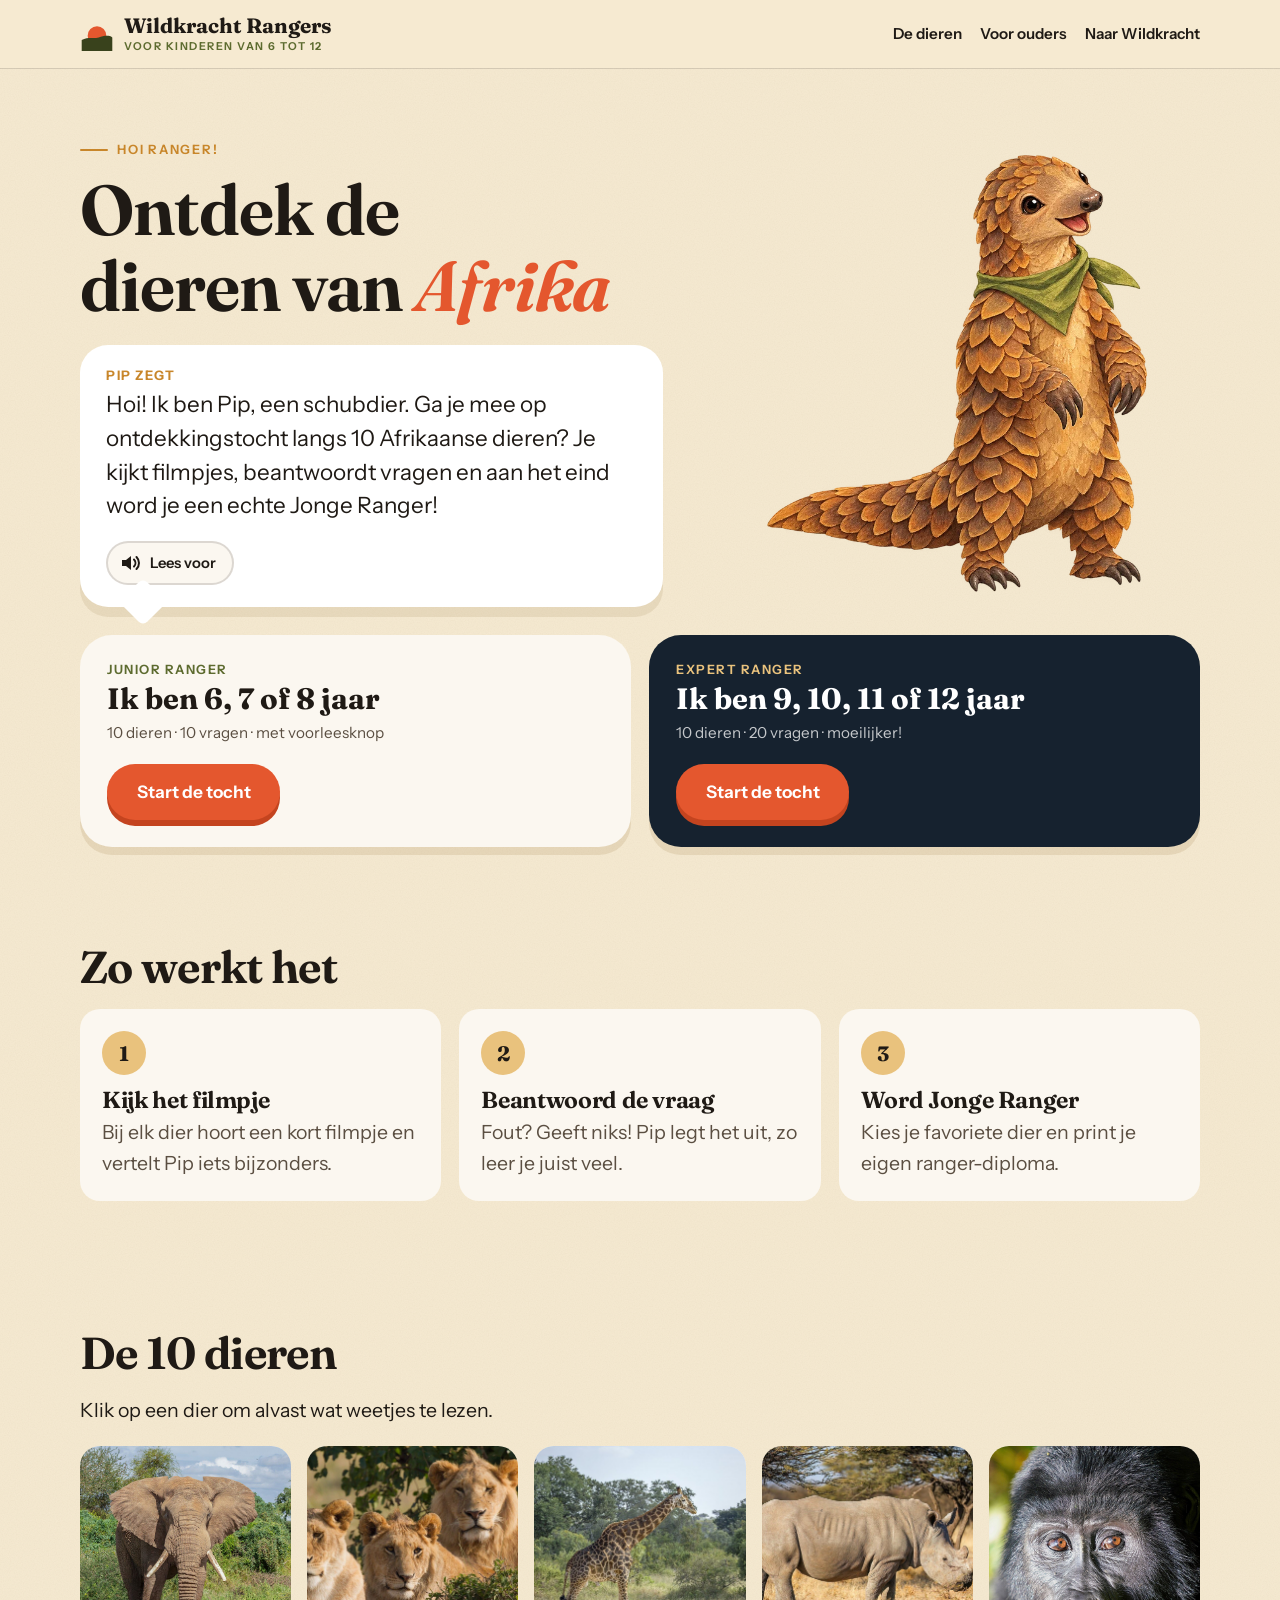
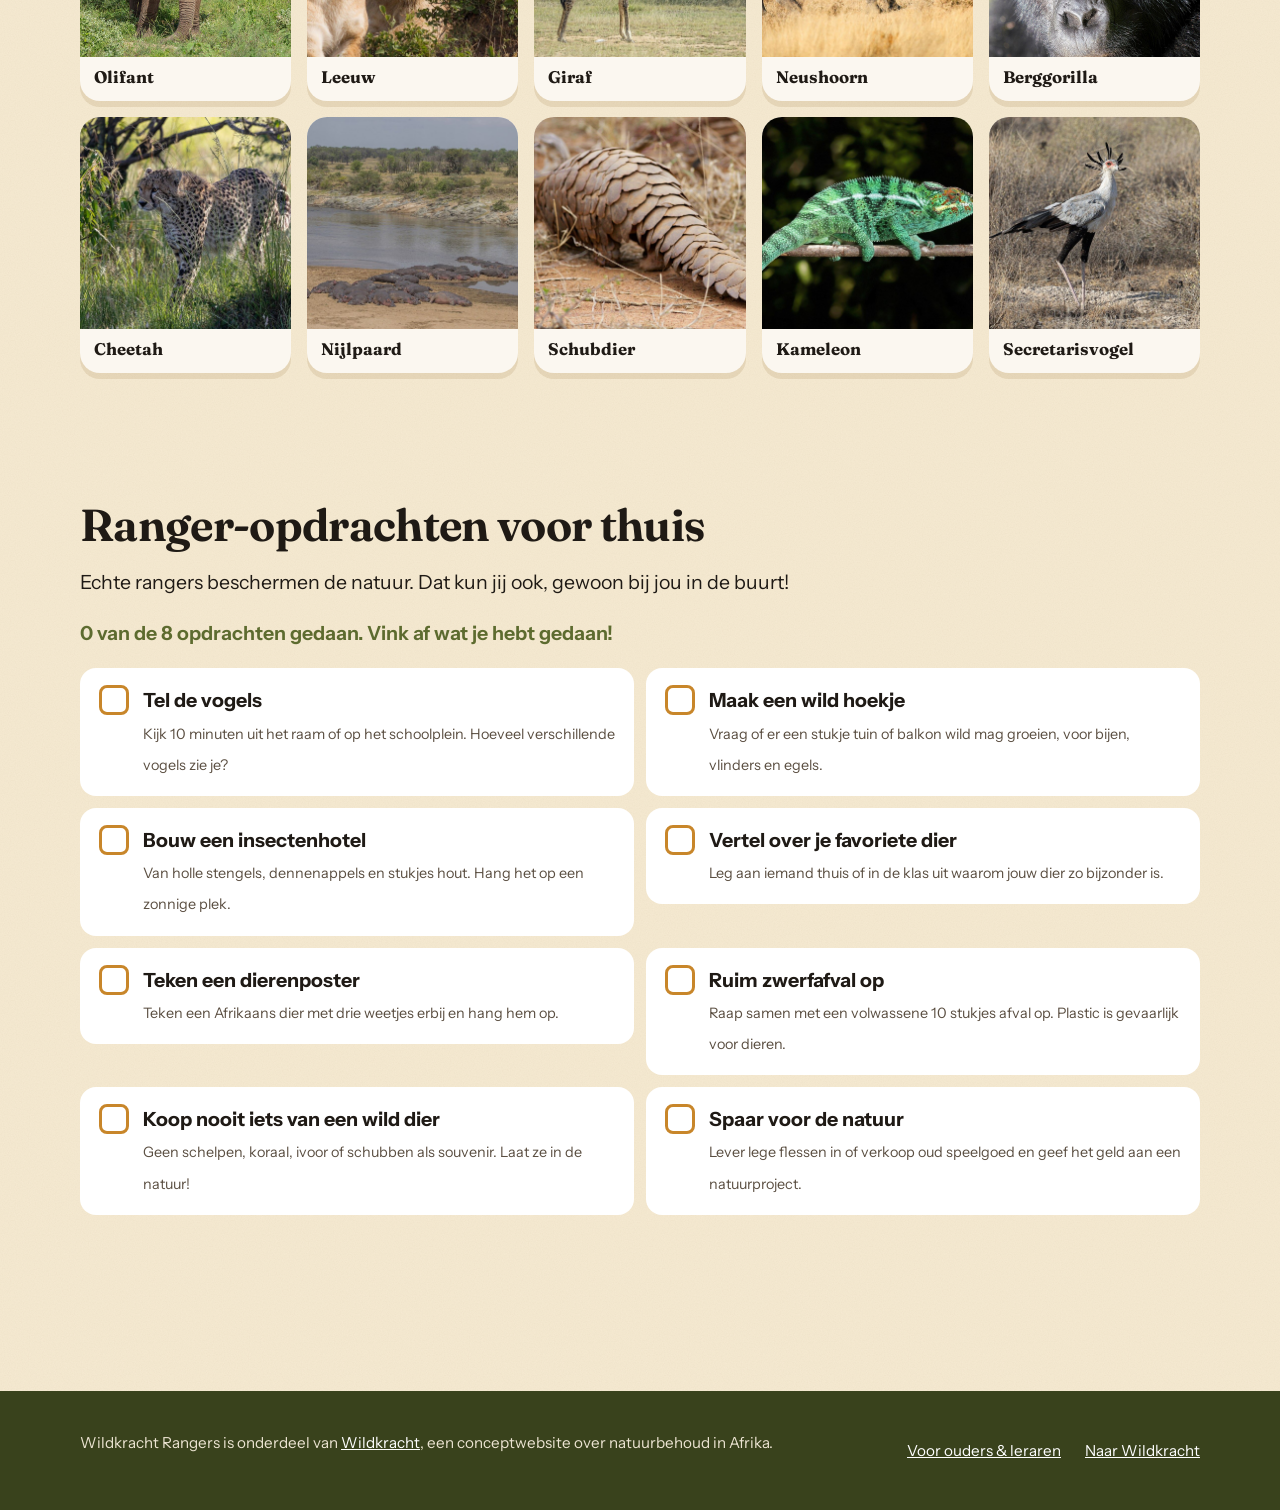
<file: kids/index.html>
<!doctype html>
<html lang="nl">
<head>
  <meta charset="utf-8">
  <meta name="viewport" content="width=device-width, initial-scale=1">
  <title>Wildkracht Rangers – voor kinderen</title>
  <meta name="description" content="Ga met schubdier Pip op ontdekkingstocht langs 10 Afrikaanse dieren. Kijk filmpjes, doe de quiz en word Jonge Ranger!">
  <link rel="preconnect" href="https://fonts.googleapis.com">
  <link rel="preconnect" href="https://fonts.gstatic.com" crossorigin>
  <link href="https://fonts.googleapis.com/css2?family=Fraunces:ital,opsz,wght@0,9..144,400..800;1,9..144,400..700&family=Instrument+Sans:wght@400..700&display=swap" rel="stylesheet">
  <link rel="stylesheet" href="../assets/css/style.css">
  <link rel="stylesheet" href="kids.css">
  <link rel="icon" href="../assets/img/logo-mark.svg" type="image/svg+xml">
</head>
<body class="kids">
  <a class="skip" href="#inhoud">Naar de inhoud</a>

  <header class="kids-header">
    <div class="wrap header-inner">
      <a class="kids-logo" href="index.html" aria-label="Wildkracht Rangers – start">
        <svg class="logo-mark" viewBox="0 0 40 40" aria-hidden="true">
          <circle cx="20" cy="22" r="11" fill="var(--zon)"/>
          <path d="M2 27 C 10 23, 16 26, 22 24 S 34 21, 38 24 L38 40 L2 40 Z" fill="var(--savanne-donker)"/>
        </svg>
        <span>Wildkracht Rangers<small>voor kinderen van 6 tot 12</small></span>
      </a>
      <nav class="kids-nav" aria-label="Kidsmenu">
        <a href="#dieren">De dieren</a>
        <a class="verberg-mobiel" href="ouders.html">Voor ouders</a>
        <a class="verberg-mobiel" href="../index.html">Naar Wildkracht</a>
      </nav>
    </div>
  </header>

  <main id="inhoud">
    <section class="wrap kids-hero">
      <div class="kids-hero-grid">
        <div>
          <p class="kicker">Hoi ranger!</p>
          <h1>Ontdek de dieren van <em>Afrika</em></h1>
          <div class="ballon ballon-onder">
            <p class="naam">Pip zegt</p>
            <p>Hoi! Ik ben Pip, een schubdier. Ga je mee op ontdekkingstocht langs 10 Afrikaanse dieren? Je kijkt filmpjes, beantwoordt vragen en aan het eind word je een echte Jonge Ranger!</p>
            <div data-pip-lees></div>
          </div>
        </div>
        <img class="pip-groot" src="../assets/img/mascotte-pip.webp" alt="Schubdier Pip staat rechtop met een groen sjaaltje om" width="626" height="720">
      </div>

      <h2 class="sr">Kies je niveau</h2>
      <div class="niveaus">
        <a class="niveau" href="quiz.html?niveau=jong">
          <span class="niveau-label">Junior Ranger</span>
          <span class="niveau-titel">Ik ben 6, 7 of 8 jaar</span>
          <span class="niveau-sub">10 dieren · 10 vragen · met voorleesknop</span>
          <span class="btn btn-zon">Start de tocht</span>
        </a>
        <a class="niveau niveau-oud" href="quiz.html?niveau=oud">
          <span class="niveau-label">Expert Ranger</span>
          <span class="niveau-titel">Ik ben 9, 10, 11 of 12 jaar</span>
          <span class="niveau-sub">10 dieren · 20 vragen · moeilijker!</span>
          <span class="btn btn-zon">Start de tocht</span>
        </a>
      </div>
    </section>

    <section class="section" aria-labelledby="hoe-kop" style="padding-top: 24px">
      <div class="wrap">
        <h2 id="hoe-kop">Zo werkt het</h2>
        <ol class="stappen">
          <li><h3>Kijk het filmpje</h3><p>Bij elk dier hoort een kort filmpje en vertelt Pip iets bijzonders.</p></li>
          <li><h3>Beantwoord de vraag</h3><p>Fout? Geeft niks! Pip legt het uit, zo leer je juist veel.</p></li>
          <li><h3>Word Jonge Ranger</h3><p>Kies je favoriete dier en print je eigen ranger-diploma.</p></li>
        </ol>
      </div>
    </section>

    <section class="section" id="dieren" aria-labelledby="dieren-kop" style="padding-top: 0">
      <div class="wrap">
        <h2 id="dieren-kop">De 10 dieren</h2>
        <p>Klik op een dier om alvast wat weetjes te lezen.</p>
        <ul class="dieren-grid" data-dieren></ul>
      </div>
    </section>

    <section class="section" aria-labelledby="opdracht-kop" style="padding-top: 0">
      <div class="wrap">
        <h2 id="opdracht-kop">Ranger-opdrachten voor thuis</h2>
        <p>Echte rangers beschermen de natuur. Dat kun jij ook, gewoon bij jou in de buurt!</p>
        <div data-actielijst></div>
      </div>
    </section>
  </main>

  <dialog class="dier-dialoog" data-dialoog aria-labelledby="dialoog-titel">
    <button type="button" class="dialoog-sluit" data-sluit aria-label="Sluiten">×</button>
    <div class="dialoog-inhoud" data-dialoog-inhoud></div>
  </dialog>

  <footer class="kids-footer">
    <div class="wrap">
      <p>Wildkracht Rangers is onderdeel van <a href="../index.html">Wildkracht</a>, een conceptwebsite over natuurbehoud in Afrika.</p>
      <nav aria-label="Kidsfooter">
        <a href="ouders.html">Voor ouders &amp; leraren</a>
        <a href="../index.html">Naar Wildkracht</a>
      </nav>
    </div>
  </footer>

  <script src="kids.js"></script>
  <script>
    (function () {
      const pip = document.querySelector("[data-pip-lees]");
      pip.innerHTML = Rangers.voorleesKnop(pip.closest(".ballon").querySelectorAll("p")[1].textContent);
      Rangers.actielijst(document.querySelector("[data-actielijst]"));

      const dialoog = document.querySelector("[data-dialoog]");
      const inhoud = document.querySelector("[data-dialoog-inhoud]");
      Rangers.dieren.then((dieren) => {
        const lijst = document.querySelector("[data-dieren]");
        lijst.innerHTML = dieren.map((d) => `
          <li><button type="button" data-dier="${d.id}">
            <img src="${Rangers.fotoPad(d.foto)}" alt="" loading="lazy"><span>${d.kort}</span>
          </button></li>`).join("");
        lijst.addEventListener("click", (e) => {
          const knop = e.target.closest("[data-dier]");
          if (!knop) return;
          const d = dieren.find((x) => x.id === knop.dataset.dier);
          inhoud.innerHTML = `
            <img class="dialoog-foto" src="${Rangers.fotoPad(d.foto)}" alt="${d.fotoAlt}">
            <h2 id="dialoog-titel">${d.naam}</h2>
            <div class="ballon" style="margin-bottom:20px"><p class="naam">Pip zegt</p><p>${d.pip}</p>${Rangers.voorleesKnop(d.pip)}</div>
            <h3>Wist je dat…</h3>
            <ul class="weetjes">${d.weetjes.map((w) => `<li>${w}</li>`).join("")}</ul>
            ${Rangers.video(d.video)}`;
          dialoog.showModal();
        });
      });
      document.querySelector("[data-sluit]").addEventListener("click", () => dialoog.close());
      dialoog.addEventListener("click", (e) => { if (e.target === dialoog) dialoog.close(); });
      dialoog.addEventListener("close", () => { Rangers.stop(); inhoud.innerHTML = ""; });
    })();
  </script>
</body>
</html>
</file>
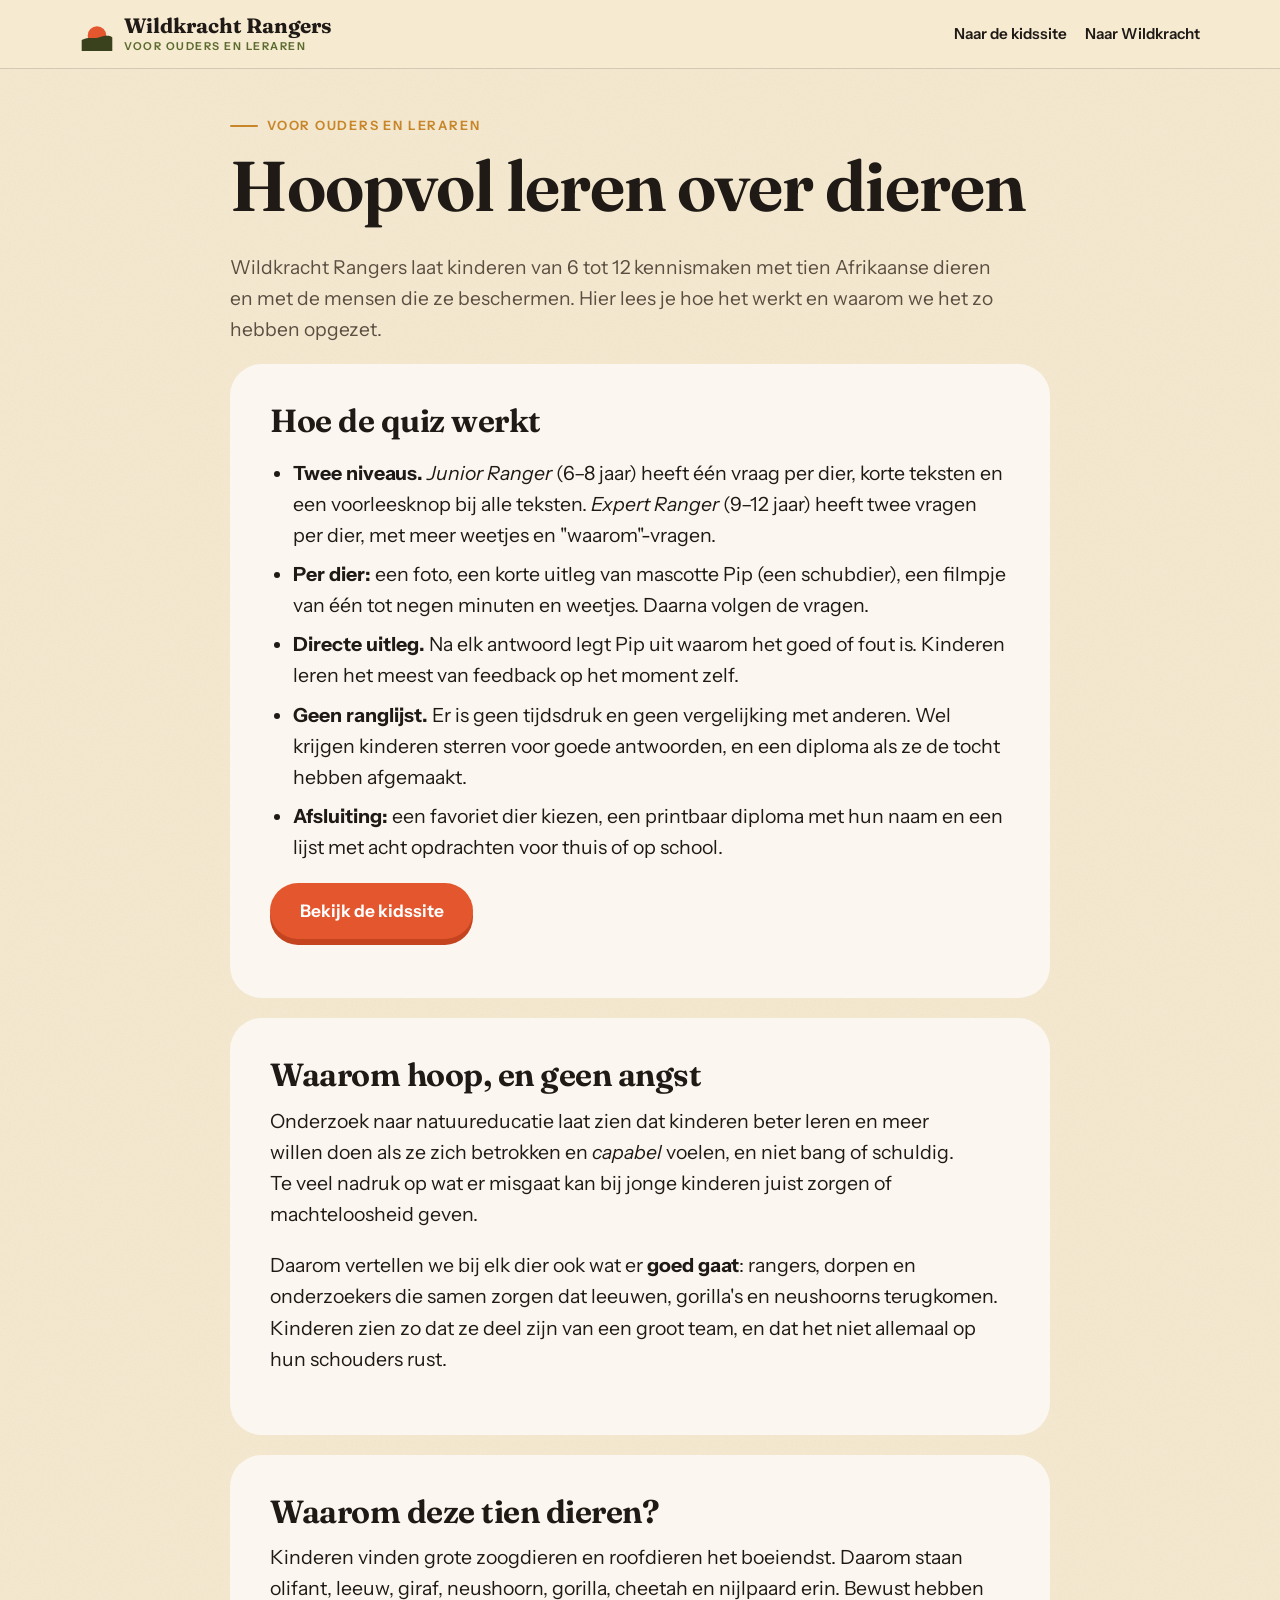
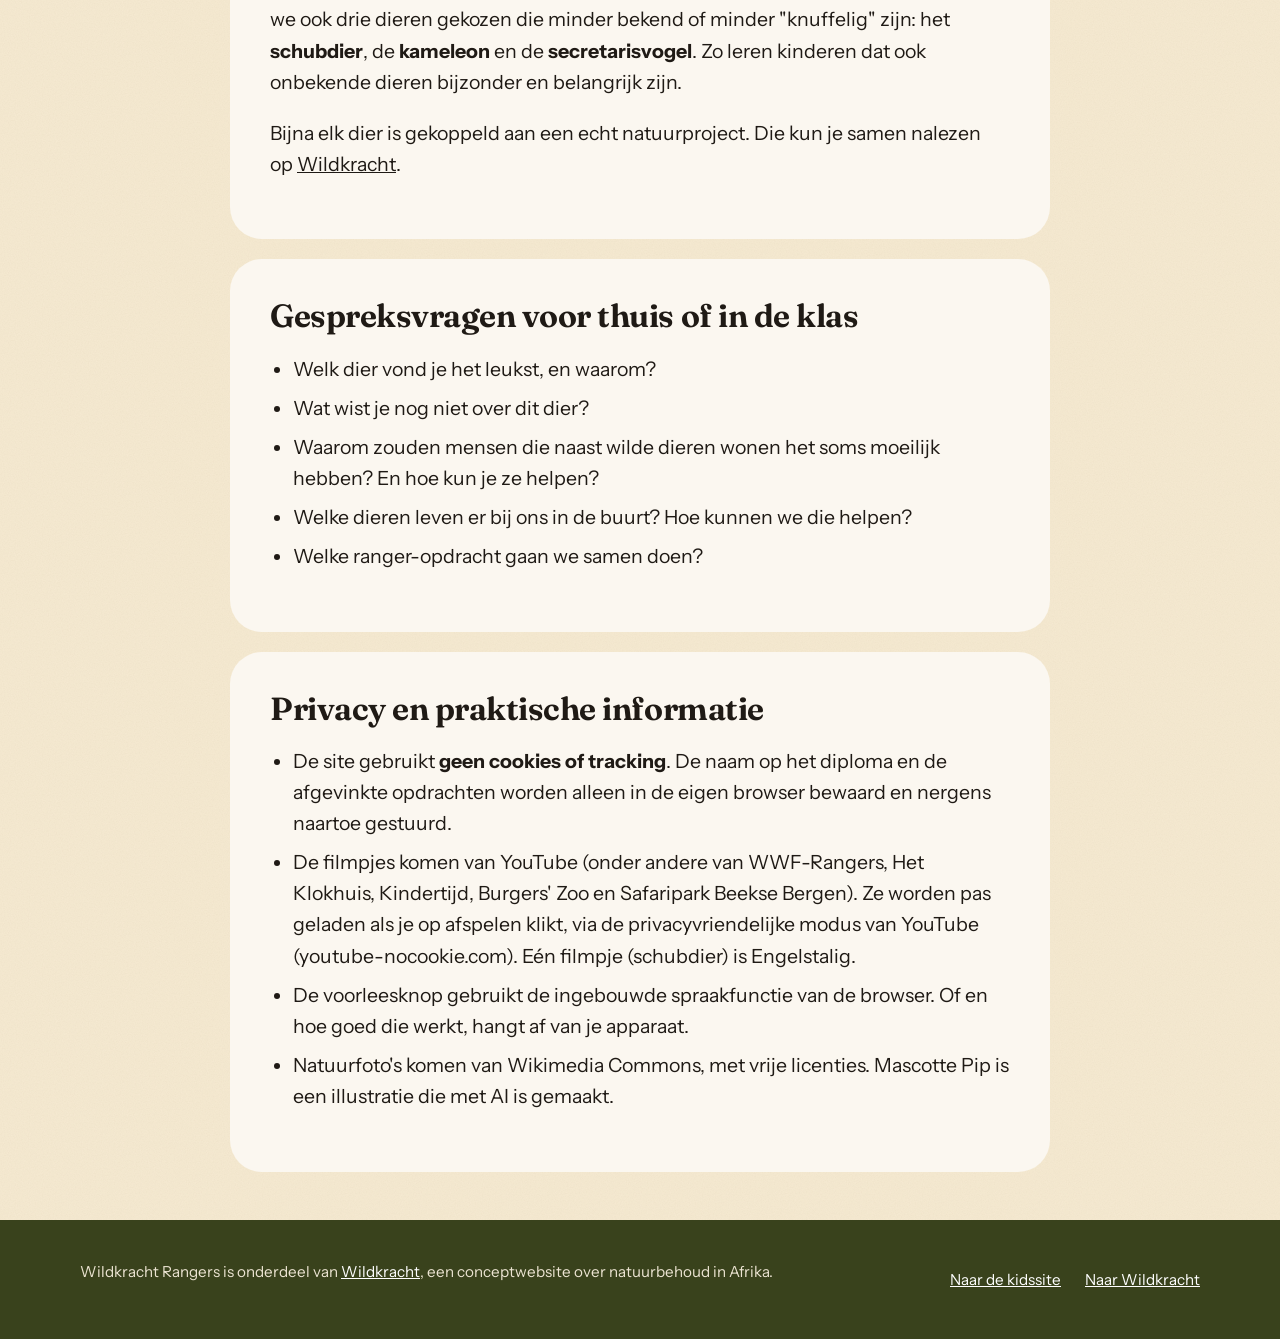
<file: kids/ouders.html>
<!doctype html>
<html lang="nl">
<head>
  <meta charset="utf-8">
  <meta name="viewport" content="width=device-width, initial-scale=1">
  <title>Voor ouders en leraren – Wildkracht Rangers</title>
  <meta name="description" content="Uitleg voor ouders en leraren over de dierenquiz van Wildkracht Rangers: opzet, leeftijden, privacy en gespreksvragen.">
  <link rel="preconnect" href="https://fonts.googleapis.com">
  <link rel="preconnect" href="https://fonts.gstatic.com" crossorigin>
  <link href="https://fonts.googleapis.com/css2?family=Fraunces:ital,opsz,wght@0,9..144,400..800;1,9..144,400..700&family=Instrument+Sans:wght@400..700&display=swap" rel="stylesheet">
  <link rel="stylesheet" href="../assets/css/style.css">
  <link rel="stylesheet" href="kids.css">
  <link rel="icon" href="../assets/img/logo-mark.svg" type="image/svg+xml">
</head>
<body class="kids">
  <a class="skip" href="#inhoud">Naar de inhoud</a>

  <header class="kids-header">
    <div class="wrap header-inner">
      <a class="kids-logo" href="index.html" aria-label="Wildkracht Rangers – start">
        <svg class="logo-mark" viewBox="0 0 40 40" aria-hidden="true">
          <circle cx="20" cy="22" r="11" fill="var(--zon)"/>
          <path d="M2 27 C 10 23, 16 26, 22 24 S 34 21, 38 24 L38 40 L2 40 Z" fill="var(--savanne-donker)"/>
        </svg>
        <span>Wildkracht Rangers<small>voor ouders en leraren</small></span>
      </a>
      <nav class="kids-nav" aria-label="Menu">
        <a href="index.html">Naar de kidssite</a>
        <a class="verberg-mobiel" href="../index.html">Naar Wildkracht</a>
      </nav>
    </div>
  </header>

  <main id="inhoud" class="wrap" style="max-width: 900px; padding-top: 48px">
    <p class="kicker">Voor ouders en leraren</p>
    <h1>Hoopvol leren over dieren</h1>
    <p class="lead" style="font-size:1.2rem;color:var(--inkt-zacht)">Wildkracht Rangers laat kinderen van 6 tot 12 kennismaken met tien Afrikaanse dieren en met de mensen die ze beschermen. Hier lees je hoe het werkt en waarom we het zo hebben opgezet.</p>

    <section class="ouders-blok">
      <h2>Hoe de quiz werkt</h2>
      <ul>
        <li><strong>Twee niveaus.</strong> <em>Junior Ranger</em> (6–8 jaar) heeft één vraag per dier, korte teksten en een voorleesknop bij alle teksten. <em>Expert Ranger</em> (9–12 jaar) heeft twee vragen per dier, met meer weetjes en "waarom"-vragen.</li>
        <li><strong>Per dier:</strong> een foto, een korte uitleg van mascotte Pip (een schubdier), een filmpje van één tot negen minuten en weetjes. Daarna volgen de vragen.</li>
        <li><strong>Directe uitleg.</strong> Na elk antwoord legt Pip uit waarom het goed of fout is. Kinderen leren het meest van feedback op het moment zelf.</li>
        <li><strong>Geen ranglijst.</strong> Er is geen tijdsdruk en geen vergelijking met anderen. Wel krijgen kinderen sterren voor goede antwoorden, en een diploma als ze de tocht hebben afgemaakt.</li>
        <li><strong>Afsluiting:</strong> een favoriet dier kiezen, een printbaar diploma met hun naam en een lijst met acht opdrachten voor thuis of op school.</li>
      </ul>
      <p><a class="btn btn-zon" href="index.html">Bekijk de kidssite</a></p>
    </section>

    <section class="ouders-blok">
      <h2>Waarom hoop, en geen angst</h2>
      <p>Onderzoek naar natuureducatie laat zien dat kinderen beter leren en meer willen doen als ze zich betrokken en <em>capabel</em> voelen, en niet bang of schuldig. Te veel nadruk op wat er misgaat kan bij jonge kinderen juist zorgen of machteloosheid geven.</p>
      <p>Daarom vertellen we bij elk dier ook wat er <strong>goed gaat</strong>: rangers, dorpen en onderzoekers die samen zorgen dat leeuwen, gorilla's en neushoorns terugkomen. Kinderen zien zo dat ze deel zijn van een groot team, en dat het niet allemaal op hun schouders rust.</p>
    </section>

    <section class="ouders-blok">
      <h2>Waarom deze tien dieren?</h2>
      <p>Kinderen vinden grote zoogdieren en roofdieren het boeiendst. Daarom staan olifant, leeuw, giraf, neushoorn, gorilla, cheetah en nijlpaard erin. Bewust hebben we ook drie dieren gekozen die minder bekend of minder "knuffelig" zijn: het <strong>schubdier</strong>, de <strong>kameleon</strong> en de <strong>secretarisvogel</strong>. Zo leren kinderen dat ook onbekende dieren bijzonder en belangrijk zijn.</p>
      <p>Bijna elk dier is gekoppeld aan een echt natuurproject. Die kun je samen nalezen op <a href="../index.html#projecten">Wildkracht</a>.</p>
    </section>

    <section class="ouders-blok">
      <h2>Gespreksvragen voor thuis of in de klas</h2>
      <ul>
        <li>Welk dier vond je het leukst, en waarom?</li>
        <li>Wat wist je nog niet over dit dier?</li>
        <li>Waarom zouden mensen die naast wilde dieren wonen het soms moeilijk hebben? En hoe kun je ze helpen?</li>
        <li>Welke dieren leven er bij ons in de buurt? Hoe kunnen we die helpen?</li>
        <li>Welke ranger-opdracht gaan we samen doen?</li>
      </ul>
    </section>

    <section class="ouders-blok">
      <h2>Privacy en praktische informatie</h2>
      <ul>
        <li>De site gebruikt <strong>geen cookies of tracking</strong>. De naam op het diploma en de afgevinkte opdrachten worden alleen in de eigen browser bewaard en nergens naartoe gestuurd.</li>
        <li>De filmpjes komen van YouTube (onder andere van WWF-Rangers, Het Klokhuis, Kindertijd, Burgers' Zoo en Safaripark Beekse Bergen). Ze worden pas geladen als je op afspelen klikt, via de privacyvriendelijke modus van YouTube (youtube-nocookie.com). Eén filmpje (schubdier) is Engelstalig.</li>
        <li>De voorleesknop gebruikt de ingebouwde spraakfunctie van de browser. Of en hoe goed die werkt, hangt af van je apparaat.</li>
        <li>Natuurfoto's komen van Wikimedia Commons, met vrije licenties. Mascotte Pip is een illustratie die met AI is gemaakt.</li>
      </ul>
    </section>
  </main>

  <footer class="kids-footer">
    <div class="wrap">
      <p>Wildkracht Rangers is onderdeel van <a href="../index.html">Wildkracht</a>, een conceptwebsite over natuurbehoud in Afrika.</p>
      <nav aria-label="Footer">
        <a href="index.html">Naar de kidssite</a>
        <a href="../index.html">Naar Wildkracht</a>
      </nav>
    </div>
  </footer>
</body>
</html>
</file>
<file: assets/css/style.css>
/* ==========================================================================
   Wildkracht – basisstijl
   Kleuren en lettertypes staan bovenaan als variabelen: pas ze hier aan.
   ========================================================================== */

:root {
  /* Kleuren */
  --zand: #f3eadb;        /* achtergrond */
  --papier: #fbf7f0;      /* kaarten */
  --oker: #c8862a;
  --oker-licht: #e9c27d;
  --savanne: #5d6b2f;     /* groen */
  --savanne-donker: #39421c;
  --nacht: #16222f;       /* donkerblauw */
  --zon: #e4572e;         /* accent: zonsondergang */
  --zon-donker: #c4441f;
  --inkt: #1f1a15;        /* tekst */
  --inkt-zacht: #5b4f42;
  --lijn: rgba(31, 26, 21, 0.14);

  /* Typografie */
  --font-kop: "Fraunces", Georgia, "Times New Roman", serif;
  --font-tekst: "Instrument Sans", system-ui, -apple-system, "Segoe UI", sans-serif;

  /* Maten */
  --wrap: 1200px;
  --gutter: clamp(16px, 4vw, 40px);
  --radius: 14px;
  --radius-lg: 22px;
  --section-y: clamp(64px, 10vw, 128px);
}

/* ---------- Basis ---------- */
*, *::before, *::after { box-sizing: border-box; }
html { scroll-behavior: smooth; -webkit-text-size-adjust: 100%; }
@media (prefers-reduced-motion: reduce) { html { scroll-behavior: auto; } }

body {
  margin: 0;
  background-color: var(--zand);
  /* papierstructuur */
  background-image: url("data:image/svg+xml,%3Csvg xmlns='http://www.w3.org/2000/svg' width='220' height='220'%3E%3Cfilter id='n'%3E%3CfeTurbulence type='fractalNoise' baseFrequency='.85' numOctaves='3' stitchTiles='stitch'/%3E%3CfeColorMatrix values='0 0 0 0 .35 0 0 0 0 .25 0 0 0 0 .12 0 0 0 .07 0'/%3E%3C/filter%3E%3Crect width='100%25' height='100%25' filter='url(%23n)'/%3E%3C/svg%3E");
  color: var(--inkt);
  font-family: var(--font-tekst);
  font-size: clamp(1rem, 0.96rem + 0.2vw, 1.0625rem);
  line-height: 1.6;
  overflow-x: hidden;
}

img { max-width: 100%; display: block; }
a { color: inherit; }
h1, h2, h3 {
  font-family: var(--font-kop);
  font-optical-sizing: auto;
  font-weight: 650;
  line-height: 1.08;
  letter-spacing: -0.015em;
  margin: 0 0 0.4em;
  text-wrap: balance;
}
h2 { font-size: clamp(2rem, 1.4rem + 2.6vw, 3.4rem); }
h3 { font-size: clamp(1.2rem, 1.1rem + 0.5vw, 1.45rem); }
p { margin: 0 0 1em; text-wrap: pretty; }

.wrap { width: 100%; max-width: var(--wrap); margin-inline: auto; padding-inline: var(--gutter); }
.section { padding-block: var(--section-y); }
section[id] { scroll-margin-top: 56px; }
.sr, .skip:not(:focus) { position: absolute; width: 1px; height: 1px; overflow: hidden; clip: rect(0 0 0 0); white-space: nowrap; }
.skip:focus { position: fixed; top: 12px; left: 12px; z-index: 100; background: var(--papier); padding: 10px 16px; border-radius: 8px; }
:focus-visible { outline: 3px solid var(--zon); outline-offset: 3px; border-radius: 4px; }

.kicker {
  font-family: var(--font-tekst);
  font-size: 0.8rem;
  font-weight: 650;
  letter-spacing: 0.14em;
  text-transform: uppercase;
  color: var(--oker);
  margin-bottom: 0.9em;
  display: flex; align-items: center; gap: 0.7em;
}
.kicker::before { content: ""; width: 28px; height: 2px; background: currentColor; border-radius: 2px; }
.kicker-light { color: var(--oker-licht); }

.section-head { max-width: 760px; margin-bottom: clamp(32px, 5vw, 56px); }
.section-head-split { max-width: none; display: flex; flex-wrap: wrap; justify-content: space-between; align-items: end; gap: 16px 48px; }
.section-head-split > div { max-width: 680px; }
.section-head-split h2 { margin-bottom: 0; }
.section-intro { max-width: 400px; color: var(--inkt-zacht); margin: 0; }

/* ---------- Knoppen ---------- */
.btn {
  display: inline-flex; align-items: center; justify-content: center; gap: 0.5em;
  min-height: 48px; padding: 0.75em 1.5em;
  border-radius: 999px; border: 2px solid transparent;
  font: 650 1rem/1 var(--font-tekst); text-decoration: none; cursor: pointer;
  transition: transform .2s ease, background-color .2s ease, color .2s ease, border-color .2s ease;
}
.btn:hover { transform: translateY(-2px); }
.btn-sm { min-height: 40px; padding: 0.55em 1.2em; font-size: 0.95rem; }
.btn-accent { background: var(--zon); color: #fff; }
.btn-accent:hover { background: var(--zon-donker); }
.btn-light { background: var(--papier); color: var(--inkt); }
.btn-ghost-light { border-color: rgba(255,255,255,.7); color: #fff; }
.btn-ghost-light:hover { background: rgba(255,255,255,.12); }
.btn-dark { background: var(--nacht); color: #fff; }
.link-arrow { font-weight: 650; text-decoration: none; display: inline-flex; align-items: center; gap: .4em; }
.link-arrow::after { content: "→"; transition: transform .2s ease; }
.link-arrow:hover::after { transform: translateX(4px); }

/* ---------- Header ---------- */
.site-header {
  position: fixed; inset: 0 0 auto 0; z-index: 50;
  color: #fff;
  transition: background-color .3s ease, color .3s ease, box-shadow .3s ease;
}
.site-header.is-solid { background: rgba(243, 234, 219, .94); backdrop-filter: blur(10px); color: var(--inkt); box-shadow: 0 1px 0 var(--lijn); }
.header-inner { display: flex; align-items: center; justify-content: space-between; min-height: 72px; }
.logo { display: inline-flex; align-items: center; gap: 10px; text-decoration: none; font: 700 1.45rem/1 var(--font-kop); letter-spacing: -0.02em; }
.logo-mark { width: 34px; height: 34px; }
.main-nav { display: flex; align-items: center; gap: clamp(14px, 2vw, 28px); }
.main-nav a:not(.btn) { text-decoration: none; font-weight: 550; position: relative; padding-block: 6px; }
.main-nav a:not(.btn)::after { content: ""; position: absolute; left: 0; right: 0; bottom: 0; height: 2px; background: currentColor; transform: scaleX(0); transform-origin: left; transition: transform .25s ease; }
.main-nav a:not(.btn):hover::after { transform: scaleX(1); }
.main-nav .nav-kids { padding: 6px 14px !important; border-radius: 999px; background: var(--oker-licht); color: var(--inkt); }
.main-nav .nav-kids::after { display: none; }
.nav-toggle { display: none; }

@media (max-width: 860px) {
  .nav-toggle {
    display: inline-flex; align-items: center; justify-content: center;
    width: 48px; height: 48px; border: 0; background: transparent; color: inherit; cursor: pointer;
  }
  .nav-toggle-bars, .nav-toggle-bars::before, .nav-toggle-bars::after {
    display: block; width: 24px; height: 2px; background: currentColor; border-radius: 2px; position: relative; transition: transform .25s ease, background-color .25s;
  }
  .nav-toggle-bars::before, .nav-toggle-bars::after { content: ""; position: absolute; left: 0; }
  .nav-toggle-bars::before { top: -7px; }
  .nav-toggle-bars::after { top: 7px; }
  .nav-toggle[aria-expanded="true"] .nav-toggle-bars { background: transparent; }
  .nav-toggle[aria-expanded="true"] .nav-toggle-bars::before { transform: translateY(7px) rotate(45deg); }
  .nav-toggle[aria-expanded="true"] .nav-toggle-bars::after { transform: translateY(-7px) rotate(-45deg); }

  .main-nav {
    position: fixed; inset: 72px 0 auto 0;
    flex-direction: column; align-items: stretch; gap: 4px;
    padding: 16px var(--gutter) 24px;
    background: var(--zand); color: var(--inkt);
    box-shadow: 0 12px 24px rgba(0,0,0,.12);
    transform: translateY(-8px); opacity: 0; visibility: hidden;
    transition: opacity .2s ease, transform .2s ease, visibility .2s;
  }
  .main-nav.is-open { transform: none; opacity: 1; visibility: visible; }
  .main-nav a:not(.btn) { padding: 12px 0; font-size: 1.15rem; border-bottom: 1px solid var(--lijn); }
  .main-nav .nav-kids { align-self: flex-start; margin-top: 12px; border-bottom: 0 !important; }
  .main-nav .btn { margin-top: 12px; }
  .site-header.menu-open { background: var(--zand); color: var(--inkt); }
}

/* ---------- Hero ---------- */
.hero {
  position: relative; min-height: 100svh;
  display: flex; align-items: flex-end;
  color: #fff; overflow: hidden; background: var(--nacht);
}
.hero-img { position: absolute; inset: 0; width: 100%; height: 100%; object-fit: cover; object-position: 50% 45%; animation: heroZoom 18s ease-out both; }
@media (max-width: 620px) { .hero-img { object-position: 58% 50%; } }
@keyframes heroZoom { from { transform: scale(1.08); } to { transform: scale(1); } }
@media (prefers-reduced-motion: reduce) { .hero-img { animation: none; } }
.hero-shade {
  position: absolute; inset: 0;
  background:
    linear-gradient(180deg, rgba(10,14,18,.55) 0%, rgba(10,14,18,0) 22%),
    linear-gradient(15deg, rgba(14,18,22,.88) 0%, rgba(14,18,22,.45) 38%, rgba(14,18,22,0) 65%);
}
.hero-content { position: relative; padding-bottom: clamp(72px, 12vh, 120px); padding-top: 140px; }
.hero h1 { font-size: clamp(3rem, 1.6rem + 6.4vw, 7rem); font-weight: 700; max-width: 11ch; margin-bottom: 0.25em; }
.hero-lead { font-size: clamp(1.1rem, 1rem + 0.5vw, 1.35rem); max-width: 34rem; color: rgba(255,255,255,.9); }
.hero-actions { display: flex; flex-wrap: wrap; gap: 12px; margin-top: 28px; }
.scribble { position: relative; white-space: nowrap; font-style: italic; color: var(--oker-licht); }
.scribble svg { position: absolute; left: -2%; bottom: -0.08em; width: 104%; height: 0.22em; overflow: visible; }
.scribble path { fill: none; stroke: var(--zon); stroke-width: 5; stroke-linecap: round; stroke-dasharray: 260; stroke-dashoffset: 260; animation: draw 1.1s .6s ease-out forwards; }
@keyframes draw { to { stroke-dashoffset: 0; } }
@media (prefers-reduced-motion: reduce) { .scribble path { animation: none; stroke-dashoffset: 0; } }

.photo-credit { font-size: 0.72rem; letter-spacing: .02em; opacity: .75; margin: 0; }
.hero-credit { position: absolute; right: var(--gutter); bottom: 14px; color: #fff; max-width: 60%; text-align: right; }

/* ---------- Van... naar... ---------- */
.bewijs { padding-bottom: calc(var(--section-y) * .7); }
.stats { list-style: none; margin: 0; padding: 0; display: grid; grid-template-columns: repeat(4, 1fr); gap: 0; border-top: 2px solid var(--inkt); }
.stat { padding: 24px 24px 8px 0; }
.stat + .stat { padding-left: 24px; border-left: 1px solid var(--lijn); }
.stat-van { font-family: var(--font-kop); font-style: italic; color: var(--inkt-zacht); margin-bottom: .2em; }
.stat-num { font: 700 clamp(2.4rem, 1.8rem + 2.4vw, 3.8rem)/1 var(--font-kop); letter-spacing: -0.03em; color: var(--savanne-donker); margin-bottom: .25em; font-variant-numeric: tabular-nums; }
.stat-naar { font-size: .95rem; margin: 0; }
.stat-jaar { color: var(--inkt-zacht); }
@media (max-width: 900px) {
  .stats { grid-template-columns: 1fr 1fr; }
  .stat:nth-child(3) { padding-left: 0; border-left: 0; }
  .stat:nth-child(n+3) { border-top: 1px solid var(--lijn); }
}
@media (max-width: 520px) {
  .stats { grid-template-columns: 1fr; }
  .stat, .stat + .stat { padding-left: 0; border-left: 0; }
  .stat + .stat { border-top: 1px solid var(--lijn); }
}

/* ---------- Projecten ---------- */
.projecten { padding-top: calc(var(--section-y) * .6); }
.project-grid { list-style: none; margin: 0; padding: 0; display: grid; grid-template-columns: repeat(12, 1fr); gap: clamp(16px, 2vw, 28px); }
.project-card { grid-column: span 3; }
.project-card:nth-child(1), .project-card:nth-child(2) { grid-column: span 6; }
.project-card a { display: flex; flex-direction: column; height: 100%; text-decoration: none; background: var(--papier); border-radius: var(--radius-lg); overflow: hidden; box-shadow: 0 1px 0 var(--lijn); transition: transform .3s ease, box-shadow .3s ease; }
.project-card a:hover { transform: translateY(-4px); box-shadow: 0 18px 40px -18px rgba(31,26,21,.35); }
.project-foto { position: relative; aspect-ratio: 4 / 3; overflow: hidden; background: var(--oker-licht); }
.project-card:nth-child(-n+2) .project-foto { aspect-ratio: 16 / 9; }
.project-foto img { width: 100%; height: 100%; object-fit: cover; transition: transform .6s ease; }
.project-card a:hover .project-foto img { transform: scale(1.04); }
.stempel {
  position: absolute; left: 14px; top: 14px;
  display: inline-flex; align-items: center; gap: 6px;
  padding: 5px 10px 5px 8px; border-radius: 6px;
  background: rgba(251,247,240,.94); color: var(--inkt);
  font-size: .78rem; font-weight: 650; letter-spacing: .02em;
}
.stempel-nr { display: inline-grid; place-items: center; width: 20px; height: 20px; border-radius: 50%; background: var(--zon); color: #fff; font-size: .72rem; }
.project-body { padding: 20px 22px 24px; display: flex; flex-direction: column; flex: 1; }
.project-aanpak { font-size: .78rem; font-weight: 650; letter-spacing: .1em; text-transform: uppercase; color: var(--savanne); margin-bottom: .5em; }
.project-body h3 { margin-bottom: .45em; }
.project-body p { color: var(--inkt-zacht); font-size: .97rem; }
.project-lees { margin-top: auto; font-weight: 650; color: var(--zon-donker); }
.project-lees::after { content: " →"; }
.project-aanpak { overflow-wrap: anywhere; }
@media (max-width: 1100px) { .project-card, .project-card:nth-child(1), .project-card:nth-child(2) { grid-column: span 6; } }
@media (max-width: 620px) { .project-card, .project-card:nth-child(1), .project-card:nth-child(2) { grid-column: 1 / -1; } }

/* ---------- Kaart ---------- */
.kaart-sectie { background: var(--nacht); color: #f4ede2; position: relative; overflow: hidden; }
.kaart-layout {
  display: grid; grid-template-columns: 5fr 7fr; column-gap: clamp(24px, 5vw, 72px);
  grid-template-areas: "tekst figuur" "panel figuur"; grid-template-rows: auto 1fr;
}
.kaart-tekst { grid-area: tekst; align-self: end; }
.kaart-panel { grid-area: panel; }
.kaart-figuur { grid-area: figuur; align-self: center; }
.kaart-tekst > p { color: rgba(244,237,226,.8); max-width: 26rem; }
.kaart-figuur { position: relative; }
.kaart { width: 100%; height: auto; display: block; overflow: visible; }
.kaart .land { fill: #2a3a49; stroke: var(--nacht); stroke-width: .8; }
.kaart .land.is-project { fill: #3f5160; }
.kaart .marker { cursor: pointer; }
.kaart .marker-lijn { stroke: var(--oker-licht); stroke-width: 1.5; opacity: .7; }
.kaart .marker-ring { fill: var(--zon); opacity: .25; transform-box: fill-box; transform-origin: center; animation: puls 2.4s ease-out infinite; }
.kaart .marker-dot { fill: var(--zon); stroke: #fff; stroke-width: 2; transition: r .2s ease; }
.kaart .marker text { fill: #fff; font: 700 11px var(--font-tekst); text-anchor: middle; dominant-baseline: central; pointer-events: none; }
.kaart .marker.is-actief .marker-dot { fill: var(--oker-licht); }
.kaart .marker.is-actief text { fill: var(--inkt); }
.kaart .marker:focus { outline: none; }
.kaart .marker:focus-visible .marker-dot { stroke: var(--oker-licht); stroke-width: 3; }
@keyframes puls { 0% { transform: scale(.6); opacity: .5; } 100% { transform: scale(1.8); opacity: 0; } }
@media (prefers-reduced-motion: reduce) { .kaart .marker-ring { animation: none; } }

.kaart-panel { margin-top: 28px; min-height: 260px; }
.kaart-hint { color: rgba(244,237,226,.6); font-style: italic; font-family: var(--font-kop); }
.kaart-kaartje { display: grid; grid-template-columns: 120px 1fr; gap: 18px; align-items: start; background: rgba(255,255,255,.06); border: 1px solid rgba(255,255,255,.1); border-radius: var(--radius); padding: 14px; animation: in .35s ease both; }
@keyframes in { from { opacity: 0; transform: translateY(6px); } }
.kaart-kaartje img { width: 120px; height: 120px; object-fit: cover; border-radius: 10px; }
.kaart-kaartje h3 { font-size: 1.2rem; margin-bottom: .3em; color: #fff; }
.kaart-kaartje .kaart-land { font-size: .78rem; font-weight: 650; letter-spacing: .1em; text-transform: uppercase; color: var(--oker-licht); margin-bottom: .4em; }
.kaart-kaartje p { font-size: .93rem; color: rgba(244,237,226,.8); margin-bottom: .6em; }
.kaart-kaartje a { color: var(--oker-licht); }
.kaart-lijst { list-style: none; padding: 0; margin: 20px 0 0; display: flex; flex-wrap: wrap; gap: 8px; }
.kaart-lijst button { font: 550 .85rem var(--font-tekst); color: #f4ede2; background: rgba(255,255,255,.07); border: 1px solid rgba(255,255,255,.14); border-radius: 999px; padding: 7px 12px; cursor: pointer; display: inline-flex; gap: 6px; align-items: center; }
.kaart-lijst button[aria-pressed="true"] { background: var(--oker-licht); color: var(--inkt); border-color: transparent; }
.kaart-lijst .nr { display: inline-grid; place-items: center; width: 18px; height: 18px; border-radius: 50%; background: var(--zon); color: #fff; font-size: .7rem; font-weight: 700; }
@media (max-width: 860px) {
  .kaart-layout { grid-template-columns: 1fr; grid-template-areas: "tekst" "figuur" "panel"; grid-template-rows: auto; }
  .kaart-panel { min-height: 0; scroll-margin-bottom: 24px; }
}

/* ---------- Hoe wij kiezen ---------- */
.criteria { list-style: none; padding: 0; margin: 0; display: grid; grid-template-columns: repeat(3, 1fr); gap: clamp(24px, 4vw, 56px); }
.criteria li { position: relative; padding-top: 22px; border-top: 2px solid var(--inkt); }
.criteria-nr { font: italic 700 3.2rem/1 var(--font-kop); color: var(--oker); display: block; margin-bottom: 12px; }
.criteria p { color: var(--inkt-zacht); }
@media (max-width: 800px) { .criteria { grid-template-columns: 1fr; } }

/* ---------- Kids ---------- */
.kids-teaser { background: var(--oker-licht); position: relative; overflow: hidden; }
.kids-teaser::before {
  content: ""; position: absolute; width: 640px; height: 640px; border-radius: 50%;
  background: radial-gradient(circle, rgba(255,255,255,.45), rgba(255,255,255,0) 65%);
  left: -120px; top: 50%; transform: translateY(-50%);
}
.kids-layout { position: relative; display: grid; grid-template-columns: 5fr 6fr; gap: clamp(24px, 5vw, 72px); align-items: center; }
.kids-beeld { position: relative; }
.kids-beeld::after { /* zachte schaduw onder Pip */
  content: ""; position: absolute; left: 50%; bottom: 2%; width: 55%; height: 22px; transform: translateX(-50%);
  background: radial-gradient(closest-side, rgba(90,60,15,.28), rgba(90,60,15,0)); z-index: 0;
}
.kids-beeld img { position: relative; z-index: 1; width: 100%; height: auto; max-width: 400px; margin-inline: auto; animation: pipWiebel 5s ease-in-out infinite; transform-origin: 50% 100%; }
@keyframes pipWiebel { 0%, 100% { transform: rotate(0deg); } 50% { transform: rotate(-2deg) translateY(-4px); } }
@media (prefers-reduced-motion: reduce) { .kids-beeld img { animation: none; } }
.kids-tekst h2 { font-size: clamp(2.4rem, 1.6rem + 3.4vw, 4.4rem); }
.kids-tekst .kicker { color: var(--savanne-donker); }
.kids-tekst > p { font-size: 1.1rem; max-width: 30rem; }
.kids-actions { display: flex; flex-wrap: wrap; align-items: center; gap: 12px 28px; margin-top: 24px; }
@media (max-width: 760px) { .kids-layout { grid-template-columns: 1fr; } .kids-beeld img { max-width: 280px; } }

/* ---------- Zelf doen ---------- */
.acties { list-style: none; counter-reset: actie; padding: 0; margin: 0; display: grid; grid-template-columns: repeat(3, 1fr); gap: clamp(16px, 2vw, 28px); }
.acties li { counter-increment: actie; background: var(--papier); border-radius: var(--radius-lg); padding: 28px 26px 26px; position: relative; }
.acties li::before { content: counter(actie, decimal-leading-zero); font: 700 .9rem var(--font-tekst); letter-spacing: .1em; color: var(--zon); display: block; margin-bottom: 18px; }
.acties p { color: var(--inkt-zacht); margin: 0; }
@media (max-width: 800px) { .acties { grid-template-columns: 1fr; } }

/* ---------- Doneer-band ---------- */
.doneer-band { position: relative; min-height: 560px; display: flex; align-items: center; color: #fff; overflow: hidden; background: var(--nacht); }
.doneer-band > img { position: absolute; inset: 0; width: 100%; height: 100%; object-fit: cover; object-position: 50% 30%; }
.doneer-shade { position: absolute; inset: 0; background: linear-gradient(90deg, rgba(14,18,22,.85) 0%, rgba(14,18,22,.55) 45%, rgba(14,18,22,.1) 80%); }
.doneer-inner { position: relative; padding-block: 96px; }
.doneer-inner h2 { max-width: 12ch; }
.doneer-inner p { max-width: 28rem; color: rgba(255,255,255,.88); }
.concept-note { font-size: .82rem; margin-top: 20px; opacity: .75; }
.doneer-band .photo-credit { position: absolute; right: var(--gutter); bottom: 14px; }

/* ---------- Footer ---------- */
.site-footer { background: var(--savanne-donker); color: #ece4d2; padding-top: 72px; }
.footer-grid { display: grid; grid-template-columns: 2fr 1fr 1fr; gap: 40px; padding-bottom: 48px; }
.logo-footer { color: #fff; margin-bottom: 16px; }
.footer-tag { max-width: 26rem; color: rgba(236,228,210,.75); }
.footer-kop { font: 650 .8rem var(--font-tekst); letter-spacing: .14em; text-transform: uppercase; color: var(--oker-licht); margin-bottom: 14px; }
.site-footer nav a { display: block; text-decoration: none; padding: 4px 0; }
.site-footer nav a:hover { text-decoration: underline; }
.footer-credits { border-top: 1px solid rgba(236,228,210,.18); padding-block: 22px 32px; font-size: .82rem; color: rgba(236,228,210,.7); }
.footer-credits summary { cursor: pointer; font-weight: 650; color: #ece4d2; margin-bottom: 8px; }
.footer-credits ul { columns: 2 320px; padding-left: 1.1em; margin: 8px 0 16px; }
.footer-credits li { break-inside: avoid; margin-bottom: 4px; }
@media (max-width: 760px) { .footer-grid { grid-template-columns: 1fr 1fr; } .footer-grid > div:first-child { grid-column: 1 / -1; } }

/* ---------- Verschijnen bij scrollen ---------- */
.reveal { opacity: 0; transform: translateY(18px); transition: opacity .7s ease, transform .7s ease; }
.reveal.is-zichtbaar { opacity: 1; transform: none; }
@media (prefers-reduced-motion: reduce) { .reveal { opacity: 1; transform: none; transition: none; } }

/* ==========================================================================
   Subpagina's
   ========================================================================== */

/* Header die altijd licht is (pagina's zonder grote foto bovenaan) */
.site-header[data-solid] { background: rgba(243, 234, 219, .94); backdrop-filter: blur(10px); color: var(--inkt); box-shadow: 0 1px 0 var(--lijn); }
.main-nav a[aria-current="page"]:not(.btn)::after { transform: scaleX(1); }

.pagina-kop { padding-top: calc(72px + clamp(48px, 8vw, 96px)); padding-bottom: clamp(32px, 5vw, 56px); }
.pagina-kop h1 { font-size: clamp(2.6rem, 1.6rem + 4.4vw, 5rem); max-width: 16ch; }
.pagina-kop .lead { font-size: clamp(1.1rem, 1rem + .4vw, 1.3rem); color: var(--inkt-zacht); max-width: 38rem; }

/* ---------- Projectartikel ---------- */
.artikel-hero { position: relative; min-height: min(78svh, 720px); display: flex; align-items: flex-end; color: #fff; background: var(--nacht); overflow: hidden; }
.artikel-hero-img { position: absolute; inset: 0; width: 100%; height: 100%; object-fit: cover; }
.artikel-hero-img[src=""] { display: none; }
.artikel-hero-inhoud { position: relative; padding-top: 140px; padding-bottom: clamp(48px, 8vh, 88px); }
.artikel-hero h1 { font-size: clamp(2.2rem, 1.4rem + 3.6vw, 4.4rem); max-width: 18ch; }
.artikel-meta { color: rgba(255,255,255,.85); margin: 0; }
.terug-link { display: inline-flex; gap: .4em; align-items: center; color: rgba(255,255,255,.9); text-decoration: none; font-weight: 600; margin-bottom: 28px; }
.terug-link::before { content: "←"; transition: transform .2s; }
.terug-link:hover::before { transform: translateX(-4px); }

.artikel-layout { display: grid; grid-template-columns: minmax(0, 680px) minmax(260px, 340px); justify-content: space-between; gap: clamp(32px, 6vw, 96px); padding-block: clamp(48px, 8vw, 96px); }
.artikel { font-size: clamp(1.05rem, 1rem + .25vw, 1.15rem); line-height: 1.75; }
.artikel .artikel-lead { font-family: var(--font-kop); font-size: clamp(1.3rem, 1.15rem + .6vw, 1.6rem); line-height: 1.5; color: var(--inkt); }
.artikel .artikel-lead::first-letter { float: left; font-size: 3.6em; line-height: .85; padding: .06em .1em 0 0; color: var(--zon); font-weight: 700; }
.artikel h2 { font-size: clamp(1.6rem, 1.3rem + 1.2vw, 2.2rem); margin-top: 1.8em; }
.artikel ul, .artikel ol { padding-left: 1.2em; }
.artikel li { margin-bottom: .5em; }
.artikel li::marker { color: var(--oker); }
.artikel a { color: var(--zon-donker); text-underline-offset: 3px; }
.artikel strong { font-weight: 650; }
.artikel .laden { color: var(--inkt-zacht); font-style: italic; }
.kanttekening { margin-top: 2.4em; background: var(--papier); border-left: 4px solid var(--oker); border-radius: 0 var(--radius) var(--radius) 0; padding: 4px clamp(20px, 3vw, 32px) 12px; }
.kanttekening h2 { margin-top: .9em; }
.kanttekening h2::before { content: "Eerlijk is eerlijk"; display: block; font: 650 .75rem var(--font-tekst); letter-spacing: .14em; text-transform: uppercase; color: var(--oker); margin-bottom: .6em; }
.bronnen { margin-top: 2.4em; padding-top: 4px; border-top: 1px solid var(--lijn); font-size: .9rem; color: var(--inkt-zacht); }
.bronnen h2 { font-size: 1rem; font-family: var(--font-tekst); letter-spacing: .12em; text-transform: uppercase; margin-top: 1.4em; }
.bronnen a { color: var(--inkt-zacht); }

.artikel-zij { display: flex; flex-direction: column; gap: 20px; align-self: start; position: sticky; top: 96px; }
.cijferkaart { background: var(--savanne-donker); color: #f2ecdc; border-radius: var(--radius-lg); padding: 26px 26px 10px; }
.zij-kop { font: 650 .8rem var(--font-tekst); letter-spacing: .14em; text-transform: uppercase; color: var(--oker-licht); margin-bottom: 16px; }
.cijferkaart dl { margin: 0; }
.cijferkaart dl > div { padding-bottom: 14px; margin-bottom: 14px; border-bottom: 1px solid rgba(242,236,220,.16); }
.cijferkaart dl > div:last-child { border-bottom: 0; }
.cijferkaart dt { font: 700 2rem/1.05 var(--font-kop); letter-spacing: -.02em; color: #fff; }
.cijferkaart dd { margin: 4px 0 0; font-size: .92rem; color: rgba(242,236,220,.8); }
.steunkaart { background: var(--oker-licht); border-radius: var(--radius-lg); padding: 26px; }
.steunkaart h2 { font-size: 1.5rem; }
.steunkaart p { font-size: .95rem; }
.steunkaart .concept-note { margin: 12px 0 0; opacity: .7; }
@media (max-width: 900px) {
  .artikel-layout { grid-template-columns: 1fr; }
  .artikel-zij { position: static; }
}
.meer-projecten { background: var(--papier); }
.project-grid-drie .project-card, .project-grid-drie .project-card:nth-child(-n+2) { grid-column: span 4; }
.project-grid-drie .project-card .project-foto { aspect-ratio: 4 / 3; }
@media (max-width: 900px) { .project-grid-drie .project-card, .project-grid-drie .project-card:nth-child(-n+2) { grid-column: 1 / -1; } }

/* ---------- Doneerpagina ---------- */
.doneer-layout { display: grid; grid-template-columns: 5fr 6fr; gap: clamp(32px, 6vw, 88px); padding-top: calc(72px + clamp(40px, 6vw, 80px)); padding-bottom: var(--section-y); align-items: start; }
.doneer-intro { position: sticky; top: 104px; }
.doneer-intro h1 { font-size: clamp(2.4rem, 1.6rem + 3.4vw, 4.2rem); }
.doneer-intro .lead { font-size: 1.15rem; color: var(--inkt-zacht); }
.doneer-foto { margin: 28px 0 20px; }
.doneer-foto img { border-radius: var(--radius-lg); aspect-ratio: 4/3; object-fit: cover; width: 100%; }
.doneer-foto figcaption { font-size: .75rem; color: var(--inkt-zacht); margin-top: 8px; }
.concept-banner { background: var(--papier); border: 1px dashed var(--oker); border-radius: var(--radius); padding: 14px 16px; font-size: .92rem; }
.doneer-form, .bedankt { background: var(--papier); border-radius: var(--radius-lg); padding: clamp(22px, 4vw, 40px); box-shadow: 0 1px 0 var(--lijn); }
.bedankt:focus { outline: none; }
.stap { border: 0; padding: 0; margin: 0 0 32px; min-width: 0; }
.stap legend { font: 650 1.25rem/1.2 var(--font-kop); margin-bottom: 16px; display: flex; align-items: center; gap: 12px; padding: 0; }
.stap-nr { display: inline-grid; place-items: center; width: 30px; height: 30px; border-radius: 50%; background: var(--nacht); color: #fff; font: 700 .9rem var(--font-tekst); }
.doel-lijst { display: grid; grid-template-columns: repeat(3, 1fr); gap: 10px; }
.doel input, .schakel input, .bedragen input { position: absolute; opacity: 0; pointer-events: none; }
.doel-kaart { display: flex; flex-direction: column; gap: 2px; height: 100%; padding: 10px; border: 2px solid var(--lijn); border-radius: var(--radius); cursor: pointer; background: #fff; transition: border-color .2s, box-shadow .2s; }
.doel-kaart img { width: 100%; aspect-ratio: 16/10; object-fit: cover; border-radius: 8px; margin-bottom: 6px; }
.doel-titel { font-weight: 650; line-height: 1.25; }
.doel-sub { font-size: .8rem; color: var(--inkt-zacht); line-height: 1.3; }
.doel-fonds { grid-column: 1 / -1; }
.doel-fonds .doel-kaart { background: var(--oker-licht); border-color: transparent; padding: 16px 18px; }
.doel-fonds .doel-titel { font-family: var(--font-kop); font-size: 1.3rem; }
.doel input:checked + .doel-kaart { border-color: var(--zon); box-shadow: 0 0 0 3px rgba(228,87,46,.2); }
.doel input:focus-visible + .doel-kaart, .schakel input:focus-visible + span, .bedragen input:focus-visible + span { outline: 3px solid var(--zon); outline-offset: 2px; }
.schakel { display: inline-flex; background: var(--zand); border-radius: 999px; padding: 4px; }
.schakel span { display: block; padding: 10px 20px; border-radius: 999px; cursor: pointer; font-weight: 600; }
.schakel input:checked + span { background: var(--nacht); color: #fff; }
.bedragen { display: grid; grid-template-columns: repeat(4, 1fr); gap: 10px; }
.bedragen span { display: grid; place-items: center; min-height: 56px; border: 2px solid var(--lijn); border-radius: var(--radius); font: 700 1.2rem var(--font-kop); cursor: pointer; background: #fff; }
.bedragen input:checked + span { border-color: var(--zon); background: var(--zon); color: #fff; }
.ander-bedrag { display: flex; align-items: center; gap: 12px; margin-top: 12px; font-weight: 600; }
.euro-veld { display: inline-flex; align-items: center; gap: 6px; border: 2px solid var(--lijn); border-radius: var(--radius); padding: 0 12px; background: #fff; }
.euro-veld input { border: 0; font: 600 1.05rem var(--font-tekst); width: 110px; min-height: 48px; background: transparent; }
.euro-veld input:focus { outline: none; }
.euro-veld:focus-within { border-color: var(--zon); }
.impact { margin: 18px 0 4px; padding: 14px 16px; background: var(--zand); border-radius: var(--radius); min-height: 1em; }
.impact:empty { display: none; }
.impact-noot { font-size: .8rem; color: var(--inkt-zacht); margin: 6px 0 0; }
.velden { display: grid; grid-template-columns: 1fr 1fr; gap: 12px; }
.velden label { display: flex; flex-direction: column; gap: 6px; font-weight: 600; font-size: .92rem; }
.velden input { font: 1rem var(--font-tekst); min-height: 48px; padding: 0 14px; border: 2px solid var(--lijn); border-radius: var(--radius); background: #fff; }
.velden input:focus { outline: none; border-color: var(--zon); }
.btn-groot { width: 100%; min-height: 60px; font-size: 1.1rem; }
.btn:disabled { opacity: .5; cursor: not-allowed; transform: none; }
.bedankt h2 { font-size: clamp(2rem, 1.6rem + 2vw, 3rem); }
@media (max-width: 900px) {
  .doneer-layout { grid-template-columns: 1fr; }
  .doneer-intro { position: static; }
  .doneer-foto { display: none; }
}
@media (max-width: 560px) {
  .doel-lijst { grid-template-columns: 1fr 1fr; }
  .bedragen { grid-template-columns: 1fr 1fr; }
  .velden { grid-template-columns: 1fr; }
}

/* ---------- Wat kun jij doen ---------- */
.tips-blok { padding-block: clamp(40px, 6vw, 72px); border-top: 2px solid var(--inkt); display: grid; grid-template-columns: 4fr 7fr; gap: clamp(24px, 5vw, 72px); }
.tips-blok h2 { font-size: clamp(1.8rem, 1.4rem + 1.6vw, 2.6rem); }
.tips-blok .tips-intro { color: var(--inkt-zacht); }
.tips { list-style: none; padding: 0; margin: 0; display: grid; gap: 14px; }
.tips li { background: var(--papier); border-radius: var(--radius); padding: 18px 20px; }
.tips h3 { font-size: 1.15rem; margin-bottom: .3em; }
.tips p { margin: 0; color: var(--inkt-zacht); }
.tips-nr { font: italic 700 3rem/1 var(--font-kop); color: var(--oker); display: block; margin-bottom: 10px; }
@media (max-width: 800px) { .tips-blok { grid-template-columns: 1fr; } }
.bedankt { scroll-margin-top: 96px; }

/* ---------- Account (inloggen in de header) ---------- */
.account { position: relative; }
.account-knop {
  display: inline-flex; align-items: center; gap: 8px; min-height: 40px; padding: 4px 14px;
  border: 2px solid currentColor; border-radius: 999px; background: transparent; color: inherit;
  font: 600 .95rem var(--font-tekst); cursor: pointer;
}
.account-ingelogd { padding: 3px 12px 3px 3px; border-color: transparent; background: rgba(127,127,127,.14); }
.account-knop img, .avatar-letter { width: 32px; height: 32px; border-radius: 50%; object-fit: cover; }
.avatar-letter { display: inline-grid; place-items: center; background: var(--savanne); color: #fff; font: 700 .9rem var(--font-tekst); text-transform: uppercase; }
.account-menu {
  position: absolute; right: 0; top: calc(100% + 8px); z-index: 60; min-width: 240px;
  background: var(--papier); color: var(--inkt); border-radius: var(--radius); padding: 8px;
  box-shadow: 0 16px 40px -12px rgba(0,0,0,.3);
}
.account-menu[hidden] { display: none; }
.account-naam { margin: 6px 10px 10px; font-weight: 650; line-height: 1.3; }
.account-naam small { display: block; font-weight: 400; color: var(--inkt-zacht); font-size: .82rem; }
.account-menu a, .account-menu button {
  display: block; width: 100%; text-align: left; padding: 10px; border-radius: 8px; border: 0; background: none;
  font: 550 .95rem var(--font-tekst); color: inherit; text-decoration: none; cursor: pointer;
}
.account-menu a:hover, .account-menu button:hover { background: var(--zand); }
.main-nav .account-menu a::after { display: none; }
@media (max-width: 1060px) {
  .main-nav .account { align-self: flex-start; margin-top: 12px; }
  .account-menu { left: 0; right: auto; }
}

/* Menu eerder inklappen nu er meer links zijn */
@media (min-width: 861px) and (max-width: 1060px) {
  .nav-toggle {
    display: inline-flex; align-items: center; justify-content: center;
    width: 48px; height: 48px; border: 0; background: transparent; color: inherit; cursor: pointer;
  }
  .nav-toggle-bars, .nav-toggle-bars::before, .nav-toggle-bars::after { display: block; width: 24px; height: 2px; background: currentColor; border-radius: 2px; position: relative; transition: transform .25s ease, background-color .25s; }
  .nav-toggle-bars::before, .nav-toggle-bars::after { content: ""; position: absolute; left: 0; }
  .nav-toggle-bars::before { top: -7px; }
  .nav-toggle-bars::after { top: 7px; }
  .nav-toggle[aria-expanded="true"] .nav-toggle-bars { background: transparent; }
  .nav-toggle[aria-expanded="true"] .nav-toggle-bars::before { transform: translateY(7px) rotate(45deg); }
  .nav-toggle[aria-expanded="true"] .nav-toggle-bars::after { transform: translateY(-7px) rotate(-45deg); }
  .main-nav {
    position: fixed; inset: 72px 0 auto 0; flex-direction: column; align-items: stretch; gap: 4px;
    padding: 16px var(--gutter) 24px; background: var(--zand); color: var(--inkt); box-shadow: 0 12px 24px rgba(0,0,0,.12);
    transform: translateY(-8px); opacity: 0; visibility: hidden; transition: opacity .2s ease, transform .2s ease, visibility .2s;
  }
  .main-nav.is-open { transform: none; opacity: 1; visibility: visible; }
  .main-nav a:not(.btn) { padding: 12px 0; font-size: 1.15rem; border-bottom: 1px solid var(--lijn); }
  .main-nav .nav-kids { align-self: flex-start; margin-top: 12px; border-bottom: 0 !important; }
  .main-nav .btn { margin-top: 12px; }
  .site-header.menu-open { background: var(--zand); color: var(--inkt); }
}

/* ---------- Gesprek (chat) ---------- */
.gesprek-layout { display: grid; grid-template-columns: minmax(0, 1fr) 340px; gap: clamp(24px, 4vw, 56px); padding-bottom: var(--section-y); align-items: start; }
.chat { background: var(--papier); border-radius: var(--radius-lg); box-shadow: 0 1px 0 var(--lijn); overflow: hidden; }
.chat-laden { padding: 32px; color: var(--inkt-zacht); font-style: italic; margin: 0; }
.chat-uitgelogd { padding: clamp(28px, 5vw, 56px); text-align: center; }
.chat-uitgelogd p { color: var(--inkt-zacht); max-width: 30rem; margin-inline: auto; }
.google-knop svg { width: 20px; height: 20px; background: #fff; border-radius: 50%; padding: 2px; box-sizing: content-box; }
.berichten { list-style: none; margin: 0; padding: 20px clamp(16px, 3vw, 28px); height: min(62vh, 640px); overflow-y: auto; display: flex; flex-direction: column; gap: 14px; overscroll-behavior: contain; }
.chat-leeg { margin: auto; color: var(--inkt-zacht); font-style: italic; text-align: center; }
.chat-bericht { display: grid; grid-template-columns: 40px 1fr; gap: 12px; align-items: start; }
.chat-bericht.is-bezig { opacity: .6; }
.chat-avatar { width: 40px; height: 40px; border-radius: 50%; object-fit: cover; }
.chat-inhoud { background: #fff; border-radius: 4px 16px 16px 16px; padding: 10px 14px 8px; min-width: 0; }
.van-mij .chat-inhoud { background: var(--oker-licht); }
.chat-meta { margin: 0 0 2px; font-size: .85rem; color: var(--inkt-zacht); display: flex; flex-wrap: wrap; gap: 4px 10px; align-items: baseline; }
.chat-meta strong { color: var(--inkt); font-size: .95rem; }
.chat-jij { font-size: .72rem; font-weight: 700; letter-spacing: .08em; text-transform: uppercase; color: var(--savanne-donker); }
.chat-tekst { margin: 0; white-space: pre-wrap; overflow-wrap: anywhere; }
.chat-acties { display: flex; gap: 12px; margin-top: 4px; }
.chat-acties button { border: 0; background: none; padding: 2px 0; font: 600 .78rem var(--font-tekst); color: var(--inkt-zacht); cursor: pointer; text-decoration: underline; text-underline-offset: 2px; }
.chat-acties button:hover { color: var(--zon-donker); }
.chat-acties button:disabled { text-decoration: none; cursor: default; }
.chat-form { border-top: 1px solid var(--lijn); padding: 14px clamp(16px, 3vw, 28px) 18px; background: var(--zand); }
.chat-form textarea { width: 100%; resize: vertical; min-height: 72px; font: 1rem/1.5 var(--font-tekst); padding: 12px 14px; border: 2px solid var(--lijn); border-radius: var(--radius); background: #fff; color: var(--inkt); }
.chat-form textarea:focus { outline: none; border-color: var(--zon); }
.chat-form-onder { display: flex; align-items: center; gap: 12px; margin-top: 10px; }
.chat-teller { font-size: .8rem; color: var(--inkt-zacht); }
.chat-fout { flex: 1; font-size: .88rem; color: var(--zon-donker); font-weight: 600; }
.chat-form-onder .btn { margin-left: auto; }
.gesprek-zij { display: flex; flex-direction: column; gap: 20px; position: sticky; top: 96px; }
.huisregels { background: var(--savanne-donker); color: #f2ecdc; border-radius: var(--radius-lg); padding: 24px 24px 18px; }
.huisregels ol { padding-left: 1.2em; margin: 0 0 12px; }
.huisregels li { margin-bottom: .6em; font-size: .94rem; color: rgba(242,236,220,.88); }
.huisregels strong { color: #fff; }
.huisregels-noot { font-size: .82rem; color: rgba(242,236,220,.7); margin: 0; }
.meldingen { background: #fbe6dd; border-radius: var(--radius-lg); padding: 22px; }
.meldingen .zij-kop { color: var(--zon-donker); }
.meldingen ul { list-style: none; padding: 0; margin: 0; display: grid; gap: 12px; }
.meldingen li { background: #fff; border-radius: var(--radius); padding: 12px 14px; }
.meld-tekst { margin: 0 0 4px; font-style: italic; overflow-wrap: anywhere; }
.meld-meta { margin: 0; font-size: .8rem; color: var(--inkt-zacht); }
.meld-weg, .meld-leeg { font-size: .85rem; color: var(--inkt-zacht); }
@media (max-width: 900px) {
  .gesprek-layout { grid-template-columns: 1fr; }
  .gesprek-zij { position: static; order: -1; }
  .berichten { height: 60vh; }
}

/* ---------- Ledenbeheer ---------- */
.beheer { padding-bottom: var(--section-y); display: grid; gap: 24px; }
.beheer [data-beheerder] { display: grid; gap: 24px; }
.beheer [hidden] { display: none !important; }
.beheer-blok { background: var(--papier); border-radius: var(--radius-lg); padding: clamp(22px, 4vw, 36px); box-shadow: 0 1px 0 var(--lijn); }
.beheer-blok h2 { font-size: clamp(1.5rem, 1.2rem + 1vw, 2rem); }
.lid-form { display: grid; grid-template-columns: 1.3fr 1fr 1fr auto; gap: 14px; align-items: end; }
.lid-form label { display: flex; flex-direction: column; gap: 6px; font-weight: 600; font-size: .92rem; }
.lid-form input, .lid-form select, .leden-tabel select, .zoek input {
  font: 1rem var(--font-tekst); min-height: 48px; padding: 0 14px; border: 2px solid var(--lijn); border-radius: var(--radius); background: #fff; color: var(--inkt);
}
.lid-form input:focus, .lid-form select:focus, .leden-tabel select:focus, .zoek input:focus { outline: none; border-color: var(--zon); }
.optioneel { font-weight: 400; color: var(--inkt-zacht); }
.beheer-melding { min-height: 1.4em; margin: 14px 0 0; font-weight: 600; color: var(--savanne-donker); }
.beheer-melding.is-fout { color: var(--zon-donker); }
.deel-link { display: flex; flex-wrap: wrap; align-items: center; gap: 10px 14px; margin-top: 18px; padding: 14px 16px; background: var(--zand); border-radius: var(--radius); font-size: .92rem; }
.deel-link code { font-size: .9rem; background: #fff; padding: 6px 10px; border-radius: 8px; overflow-wrap: anywhere; }
.leden-kop { display: flex; flex-wrap: wrap; justify-content: space-between; align-items: center; gap: 12px; margin-bottom: 16px; }
.leden-kop h2 { margin: 0; }
.zoek input { min-width: 260px; }
.tabel-wrap { overflow-x: auto; }
.leden-tabel { width: 100%; border-collapse: collapse; font-size: .95rem; }
.leden-tabel th { text-align: left; font: 650 .75rem var(--font-tekst); letter-spacing: .12em; text-transform: uppercase; color: var(--inkt-zacht); padding: 10px 12px; border-bottom: 2px solid var(--inkt); }
.leden-tabel td { padding: 12px; border-bottom: 1px solid var(--lijn); vertical-align: middle; overflow-wrap: anywhere; }
.leden-tabel td small { display: block; color: var(--inkt-zacht); font-size: .78rem; }
.leden-tabel select { min-height: 40px; padding: 0 10px; }
.leden-tabel .leeg { color: var(--inkt-zacht); }
.is-eigenaar td { background: rgba(233, 194, 125, .25); }
.rol-label { font-weight: 650; }
.verwijder-knop { border: 0; background: none; color: var(--zon-donker); font: 600 .9rem var(--font-tekst); text-decoration: underline; text-underline-offset: 2px; cursor: pointer; padding: 6px 0; }
@media (max-width: 900px) { .lid-form { grid-template-columns: 1fr 1fr; } }
@media (max-width: 640px) {
  .lid-form { grid-template-columns: 1fr; }
  .zoek, .zoek input { width: 100%; min-width: 0; }
  .leden-tabel thead { display: none; }
  .leden-tabel tr { display: block; padding: 12px 0; border-bottom: 1px solid var(--lijn); }
  .leden-tabel td { display: flex; justify-content: space-between; gap: 12px; border: 0; padding: 4px 0; }
  .leden-tabel td[data-label]::before { content: attr(data-label); font-weight: 600; color: var(--inkt-zacht); font-size: .85rem; }
  .leden-tabel td:empty { display: none; }
}
</file>
<file: kids/kids.css>
/* ==========================================================================
   Wildkracht Rangers – kidssite
   Zelfde kleuren en letters als Wildkracht, maar groter, ronder en speelser.
   ========================================================================== */

.kids {
  --radius: 20px;
  --radius-lg: 32px;
  font-size: clamp(1.08rem, 1rem + .35vw, 1.22rem);
  background-color: #f6ead2;
}
.kids h1 { font-size: clamp(2.4rem, 1.6rem + 3.6vw, 4.4rem); }
.kids h2 { font-size: clamp(1.8rem, 1.3rem + 2vw, 2.8rem); }

/* ---------- Header ---------- */
.kids-header { position: sticky; top: 0; z-index: 40; background: rgba(246, 234, 210, .94); backdrop-filter: blur(8px); box-shadow: 0 1px 0 var(--lijn); }
.kids-header .header-inner { min-height: 68px; gap: 12px; }
.kids-logo { display: inline-flex; align-items: center; gap: 10px; text-decoration: none; font: 700 1.3rem/1 var(--font-kop); }
.kids-logo small { display: block; font: 650 .68rem/1 var(--font-tekst); letter-spacing: .14em; text-transform: uppercase; color: var(--savanne); margin-top: 4px; }
.kids-nav { display: flex; align-items: center; gap: 8px 18px; flex-wrap: wrap; justify-content: flex-end; font-size: .95rem; }
.kids-nav a { font-weight: 600; text-decoration: none; }
.kids-nav a:hover { text-decoration: underline; }
@media (max-width: 560px) { .kids-nav .verberg-mobiel { display: none; } }

/* ---------- Knoppen ---------- */
.kids .btn { min-height: 56px; padding: .8em 1.6em; font-size: 1.08rem; }
.btn-zon { background: var(--zon); color: #fff; box-shadow: 0 6px 0 var(--zon-donker); }
.btn-zon:hover { transform: translateY(-2px); box-shadow: 0 8px 0 var(--zon-donker); }
.btn-zon:active { transform: translateY(4px); box-shadow: 0 2px 0 var(--zon-donker); }
.btn-nacht { background: var(--nacht); color: #fff; box-shadow: 0 6px 0 #0b121a; }
.btn-nacht:hover { transform: translateY(-2px); box-shadow: 0 8px 0 #0b121a; }
.btn-nacht:active { transform: translateY(4px); box-shadow: 0 2px 0 #0b121a; }
.btn-licht { background: var(--papier); color: var(--inkt); border-color: var(--lijn); }

.voorlees {
  display: inline-flex; align-items: center; gap: 8px; min-height: 44px; padding: 6px 16px 6px 10px;
  border: 2px solid var(--lijn); border-radius: 999px; background: var(--papier); color: var(--inkt);
  font: 600 .92rem var(--font-tekst); cursor: pointer;
}
.voorlees:hover { border-color: var(--oker); }
.voorlees[aria-pressed="true"] { background: var(--oker-licht); border-color: var(--oker); }
.voorlees svg { width: 24px; height: 24px; }

/* ---------- Tekstballon van Pip ---------- */
.ballon {
  position: relative; background: #fff; border-radius: 28px; padding: 22px 26px;
  box-shadow: 0 10px 0 rgba(120, 80, 20, .1); font-size: 1.15em; line-height: 1.5;
}
.ballon p { margin: 0 0 .6em; }
.ballon p:last-of-type { margin-bottom: .8em; }
.ballon::after { content: ""; position: absolute; width: 34px; height: 34px; background: #fff; transform: rotate(45deg); border-radius: 6px; }
.ballon-links::after { left: -12px; bottom: 34px; }
.ballon-onder::after { left: 46px; bottom: -12px; }
.ballon .naam { font: 700 .82rem var(--font-tekst); letter-spacing: .12em; text-transform: uppercase; color: var(--oker); margin-bottom: .4em; }

/* ---------- Startpagina ---------- */
.kids-hero { padding-block: clamp(32px, 6vw, 72px); }
.kids-hero-grid { display: grid; grid-template-columns: 6fr 5fr; gap: clamp(24px, 4vw, 56px); align-items: center; }
.kids-hero h1 { margin-bottom: .3em; }
.kids-hero h1 em { color: var(--zon); font-style: italic; }
.kids-hero .pip-groot { width: 100%; height: auto; max-width: 380px; margin-inline: auto; animation: pipWiebel 5s ease-in-out infinite; transform-origin: 50% 100%; }
.pip-plek { display: grid; grid-template-columns: auto 1fr; gap: 0; align-items: end; }
@media (max-width: 820px) {
  .kids-hero-grid { grid-template-columns: 1fr; }
  .kids-hero .pip-groot { max-width: 170px; order: -1; margin-bottom: -8px; }
}

.niveaus { display: grid; grid-template-columns: 1fr 1fr; gap: 18px; margin-top: 28px; }
.niveau {
  display: flex; flex-direction: column; gap: 6px; text-decoration: none; color: var(--inkt);
  background: var(--papier); border-radius: var(--radius-lg); padding: 24px; border: 3px solid transparent;
  box-shadow: 0 8px 0 rgba(120, 80, 20, .12); transition: transform .2s, border-color .2s;
}
.niveau:hover { transform: translateY(-4px); border-color: var(--zon); }
.niveau-label { font: 650 .8rem var(--font-tekst); letter-spacing: .12em; text-transform: uppercase; color: var(--savanne); }
.niveau-titel { font: 700 clamp(1.4rem, 1.2rem + .8vw, 1.9rem)/1.1 var(--font-kop); }
.niveau-sub { color: var(--inkt-zacht); font-size: .95rem; }
.niveau .btn { margin-top: 12px; align-self: flex-start; }
.niveau-oud { background: var(--nacht); color: #fff; }
.niveau-oud .niveau-label { color: var(--oker-licht); }
.niveau-oud .niveau-sub { color: rgba(255,255,255,.75); }
@media (max-width: 620px) { .niveaus { grid-template-columns: 1fr; } }

.stappen { list-style: none; padding: 0; margin: 0; display: grid; grid-template-columns: repeat(3, 1fr); gap: 18px; counter-reset: stap; }
.stappen li { counter-increment: stap; background: var(--papier); border-radius: var(--radius); padding: 22px; }
.stappen li::before { content: counter(stap); display: inline-grid; place-items: center; width: 44px; height: 44px; border-radius: 50%; background: var(--oker-licht); font: 700 1.3rem var(--font-kop); margin-bottom: 12px; }
.stappen h3 { margin-bottom: .2em; }
.stappen p { margin: 0; color: var(--inkt-zacht); }
@media (max-width: 720px) { .stappen { grid-template-columns: 1fr; } }

.dieren-grid { list-style: none; padding: 0; margin: 0; display: grid; grid-template-columns: repeat(5, 1fr); gap: 16px; }
.dieren-grid button {
  width: 100%; padding: 0; border: 0; background: var(--papier); border-radius: var(--radius); overflow: hidden; cursor: pointer;
  text-align: left; font: inherit; color: inherit; box-shadow: 0 6px 0 rgba(120, 80, 20, .12); transition: transform .2s;
}
.dieren-grid button:hover { transform: translateY(-4px) rotate(-1deg); }
.dieren-grid img { width: 100%; aspect-ratio: 1; object-fit: cover; }
.dieren-grid span { display: block; padding: 10px 14px 14px; font: 700 1.05rem var(--font-kop); }
@media (max-width: 900px) { .dieren-grid { grid-template-columns: repeat(3, 1fr); } }
@media (max-width: 520px) { .dieren-grid { grid-template-columns: repeat(2, 1fr); } }

/* Dierkaart-venster */
.dier-dialoog { border: 0; padding: 0; border-radius: var(--radius-lg); width: min(760px, calc(100% - 32px)); max-height: calc(100svh - 32px); background: var(--papier); color: var(--inkt); }
.dier-dialoog::backdrop { background: rgba(22, 34, 47, .6); }
.dialoog-inhoud { padding: clamp(20px, 4vw, 36px); }
.dialoog-sluit { position: sticky; top: 12px; float: right; margin: 12px 12px 0 0; width: 48px; height: 48px; border-radius: 50%; border: 0; background: var(--nacht); color: #fff; font-size: 1.6rem; cursor: pointer; z-index: 2; }
.dialoog-foto { width: 100%; aspect-ratio: 16/9; object-fit: cover; border-radius: var(--radius); margin-bottom: 18px; }

/* ---------- Weetjes ---------- */
.weetjes { list-style: none; padding: 0; margin: 0 0 1em; display: grid; gap: 10px; }
.weetjes li { background: #fff; border-radius: 16px; padding: 14px 16px 14px 52px; position: relative; }
.weetjes li::before { content: "!"; position: absolute; left: 14px; top: 14px; width: 26px; height: 26px; border-radius: 50%; background: var(--oker-licht); display: grid; place-items: center; font: 700 1rem var(--font-kop); }

/* ---------- Video ---------- */
.video { position: relative; aspect-ratio: 16/9; border-radius: var(--radius); overflow: hidden; background: var(--nacht); }
.video iframe { position: absolute; inset: 0; width: 100%; height: 100%; border: 0; }
.video-knop { position: absolute; inset: 0; width: 100%; height: 100%; border: 0; padding: 0; cursor: pointer; background: none; }
.video-knop img { width: 100%; height: 100%; object-fit: cover; opacity: .85; transition: opacity .2s; }
.video-knop:hover img { opacity: 1; }
.video-knop .speel { position: absolute; left: 50%; top: 50%; transform: translate(-50%, -50%); width: 84px; height: 84px; border-radius: 50%; background: var(--zon); display: grid; place-items: center; box-shadow: 0 6px 0 var(--zon-donker); }
.video-knop .speel::after { content: ""; border-left: 26px solid #fff; border-top: 16px solid transparent; border-bottom: 16px solid transparent; margin-left: 6px; }
.video-onderschrift { font-size: .85rem; color: var(--inkt-zacht); margin-top: 8px; }

/* ---------- Quiz ---------- */
.quiz-wrap { max-width: 980px; margin-inline: auto; padding: 24px var(--gutter) 64px; }
.voortgang { display: flex; align-items: center; gap: 14px; margin-bottom: 24px; }
.voortgang-balk { flex: 1; height: 14px; background: rgba(120, 80, 20, .14); border-radius: 999px; overflow: hidden; }
.voortgang-balk span { display: block; height: 100%; background: linear-gradient(90deg, var(--oker), var(--zon)); border-radius: 999px; transition: width .5s ease; }
.voortgang-tekst { font-weight: 650; white-space: nowrap; font-size: .95rem; }
.sterren { font-weight: 700; color: var(--oker); white-space: nowrap; }

.scherm { animation: schermIn .4s ease both; }
@keyframes schermIn { from { opacity: 0; transform: translateY(12px); } }
@media (prefers-reduced-motion: reduce) { .scherm { animation: none; } }

.intro-grid { display: grid; grid-template-columns: 1fr 1fr; gap: clamp(20px, 3vw, 36px); align-items: start; }
.intro-foto { width: 100%; aspect-ratio: 4/3; object-fit: cover; border-radius: var(--radius-lg); box-shadow: 0 10px 0 rgba(120,80,20,.12); }
.dier-label { font: 650 .82rem var(--font-tekst); letter-spacing: .14em; text-transform: uppercase; color: var(--savanne); margin: 0 0 .2em; }
.pip-rij { display: grid; grid-template-columns: 96px 1fr; gap: 10px; align-items: end; margin-top: 18px; }
.pip-rij img { width: 96px; }
@media (max-width: 760px) { .intro-grid { grid-template-columns: 1fr; } .pip-rij { grid-template-columns: 72px 1fr; } .pip-rij img { width: 72px; } }

.vraag-kaart { background: var(--papier); border-radius: var(--radius-lg); padding: clamp(22px, 4vw, 44px); box-shadow: 0 10px 0 rgba(120,80,20,.1); }
.vraag-kaart h2 { font-size: clamp(1.6rem, 1.2rem + 1.8vw, 2.4rem); margin-bottom: .6em; }
.vraag-kop { display: flex; justify-content: space-between; align-items: center; gap: 12px; flex-wrap: wrap; margin-bottom: 8px; }
.opties { list-style: none; padding: 0; margin: 20px 0 0; display: grid; gap: 12px; }
.optie {
  width: 100%; min-height: 64px; display: flex; align-items: center; gap: 14px; text-align: left;
  padding: 12px 18px; border: 3px solid var(--lijn); border-radius: var(--radius); background: #fff;
  font: 600 1.08rem/1.3 var(--font-tekst); color: var(--inkt); cursor: pointer; transition: border-color .2s, transform .15s;
}
.optie:hover:not(:disabled) { border-color: var(--oker); transform: translateX(4px); }
.optie-letter { flex: none; display: grid; place-items: center; width: 38px; height: 38px; border-radius: 50%; background: var(--zand); font: 700 1.1rem var(--font-kop); }
.optie.is-goed { border-color: #3f7d3a; background: #e8f3df; }
.optie.is-goed .optie-letter { background: #3f7d3a; color: #fff; }
.optie.is-fout { border-color: var(--zon); background: #fbe6dd; }
.optie.is-fout .optie-letter { background: var(--zon); color: #fff; }
.optie:disabled { cursor: default; }

.feedback { display: grid; grid-template-columns: 140px 1fr; gap: 18px; align-items: end; margin-top: 24px; animation: schermIn .4s ease both; }
.feedback img { width: 140px; }
.feedback .ballon h3 { font-size: 1.5rem; margin-bottom: .2em; }
.feedback-goed .ballon h3 { color: #3f7d3a; }
.feedback-fout .ballon h3 { color: var(--zon-donker); }
@media (max-width: 600px) { .feedback { grid-template-columns: 64px 1fr; gap: 10px; } .feedback img { width: 64px; } }

.acties-rij { display: flex; flex-wrap: wrap; gap: 14px; align-items: center; margin-top: 24px; }

.favoriet-grid { list-style: none; padding: 0; margin: 24px 0 0; display: grid; grid-template-columns: repeat(5, 1fr); gap: 14px; }
.favoriet-grid button { width: 100%; padding: 0; border: 4px solid transparent; border-radius: var(--radius); overflow: hidden; background: var(--papier); cursor: pointer; font: inherit; color: inherit; }
.favoriet-grid button:hover { border-color: var(--oker); }
.favoriet-grid img { width: 100%; aspect-ratio: 1; object-fit: cover; }
.favoriet-grid span { display: block; padding: 8px; font: 700 1rem var(--font-kop); }
@media (max-width: 760px) { .favoriet-grid { grid-template-columns: repeat(2, 1fr); } }

/* ---------- Resultaat ---------- */
.resultaat-kop { text-align: center; max-width: 720px; margin: 0 auto 32px; }
.resultaat-kop img { width: 200px; margin: 0 auto 8px; }
.resultaat-blok { background: var(--papier); border-radius: var(--radius-lg); padding: clamp(22px, 4vw, 40px); margin-bottom: 24px; }
.favoriet-kaart { display: grid; grid-template-columns: 2fr 3fr; gap: 24px; align-items: start; }
.favoriet-kaart img { width: 100%; aspect-ratio: 1; object-fit: cover; border-radius: var(--radius); }
@media (max-width: 700px) { .favoriet-kaart { grid-template-columns: 1fr; } }

.naam-veld { display: flex; flex-wrap: wrap; gap: 12px; align-items: center; margin: 12px 0 20px; }
.naam-veld input { font: 600 1.15rem var(--font-tekst); min-height: 56px; padding: 0 18px; border: 3px solid var(--lijn); border-radius: var(--radius); background: #fff; min-width: 0; flex: 1 1 220px; }
.naam-veld input:focus { outline: none; border-color: var(--zon); }

.diploma {
  position: relative; background: #fffaf0; border-radius: 12px; padding: clamp(28px, 5vw, 56px) clamp(28px, 16%, 150px);
  text-align: center; border: 3px solid var(--oker); outline: 10px solid #fffaf0; outline-offset: -22px;
  box-shadow: inset 0 0 0 14px #fffaf0, inset 0 0 0 16px var(--oker-licht);
  aspect-ratio: 1.414; display: flex; flex-direction: column; justify-content: center; align-items: center;
}
.diploma-kicker { font: 650 .85rem var(--font-tekst); letter-spacing: .2em; text-transform: uppercase; color: var(--savanne); margin: 0; }
.diploma h3 { font: 700 clamp(1.8rem, 1.2rem + 2.6vw, 3.2rem)/1.05 var(--font-kop); margin: .2em 0; }
.diploma-naam { font: italic 700 clamp(1.6rem, 1.2rem + 2vw, 2.8rem)/1.1 var(--font-kop); color: var(--zon); border-bottom: 2px solid var(--oker-licht); padding: 0 24px 6px; margin: .3em 0 .5em; min-width: 50%; }
.diploma p { margin: 0 0 .4em; max-width: 34rem; }
.diploma-pip { position: absolute; right: 4%; bottom: 6%; width: 13%; min-width: 64px; }
.diploma-zegel { position: absolute; left: 5%; bottom: 8%; width: 11%; min-width: 64px; aspect-ratio: 1; border-radius: 50%; background: var(--zon); color: #fff; display: grid; place-items: center; font: 700 clamp(.6rem, .4rem + .6vw, .95rem)/1.1 var(--font-kop); text-align: center; transform: rotate(-12deg); box-shadow: 0 0 0 4px #fffaf0, 0 0 0 6px var(--zon); }
.diploma-datum { font-size: .9rem; color: var(--inkt-zacht); margin-top: .8em !important; }
@media (max-width: 560px) { .diploma { aspect-ratio: auto; padding: 32px 22px 120px; } .diploma-pip { width: 80px; } .diploma-zegel { width: 76px; } }

/* ---------- Actielijst ---------- */
.actielijst { list-style: none; padding: 0; margin: 0; display: grid; grid-template-columns: 1fr 1fr; gap: 12px; }
.actielijst label { display: flex; gap: 14px; align-items: flex-start; background: #fff; border-radius: 16px; padding: 14px 16px; cursor: pointer; border: 3px solid transparent; transition: border-color .2s; }
.actielijst input { appearance: none; flex: none; width: 30px; height: 30px; border-radius: 8px; border: 3px solid var(--oker); background: #fff; display: grid; place-items: center; cursor: pointer; margin: 0; }
.actielijst input:checked { background: #3f7d3a; border-color: #3f7d3a; }
.actielijst input:checked::after { content: ""; width: 8px; height: 14px; border: solid #fff; border-width: 0 4px 4px 0; transform: rotate(45deg) translate(-1px, -1px); }
.actielijst input:focus-visible { outline: 3px solid var(--zon); outline-offset: 2px; }
.actielijst label:has(input:checked) { border-color: #3f7d3a; }
.actielijst strong { display: block; }
.actielijst small { color: var(--inkt-zacht); font-size: .9rem; }
.actie-teller { font-weight: 650; color: var(--savanne); }
@media (max-width: 700px) { .actielijst { grid-template-columns: 1fr; } }

/* ---------- Ouders ---------- */
.ouders-blok { background: var(--papier); border-radius: var(--radius-lg); padding: clamp(22px, 4vw, 40px); margin-bottom: 20px; }
.ouders-blok h2 { font-size: clamp(1.5rem, 1.2rem + 1.2vw, 2rem); }
.ouders-blok ul { padding-left: 1.2em; }
.ouders-blok li { margin-bottom: .4em; }

/* ---------- Kids footer ---------- */
.kids-footer { background: var(--savanne-donker); color: #ece4d2; padding: 40px 0; font-size: .95rem; margin-top: 48px; }
.kids-footer .wrap { display: flex; flex-wrap: wrap; justify-content: space-between; gap: 16px 32px; align-items: center; }
.kids-footer a { color: #fff; }
.kids-footer nav { display: flex; flex-wrap: wrap; gap: 8px 24px; }

/* ---------- Printen: alleen het diploma ---------- */
@media print {
  @page { size: A4 landscape; margin: 10mm; }
  body.kids { background: #fff; }
  body.print-diploma > *:not(main), body.print-diploma main > *:not(.quiz-wrap), body.print-diploma .quiz-wrap > *:not([data-scherm]),
  body.print-diploma .scherm > *:not(.diploma-blok), body.print-diploma .diploma-blok > *:not(.diploma) { display: none !important; }
  body.print-diploma .diploma-blok { background: none; padding: 0; margin: 0; }
  body.print-diploma .diploma { box-shadow: inset 0 0 0 14px #fffaf0, inset 0 0 0 16px #e9c27d; -webkit-print-color-adjust: exact; print-color-adjust: exact; height: 180mm; aspect-ratio: auto; }
  .diploma-zegel { -webkit-print-color-adjust: exact; print-color-adjust: exact; }
}
</file>
